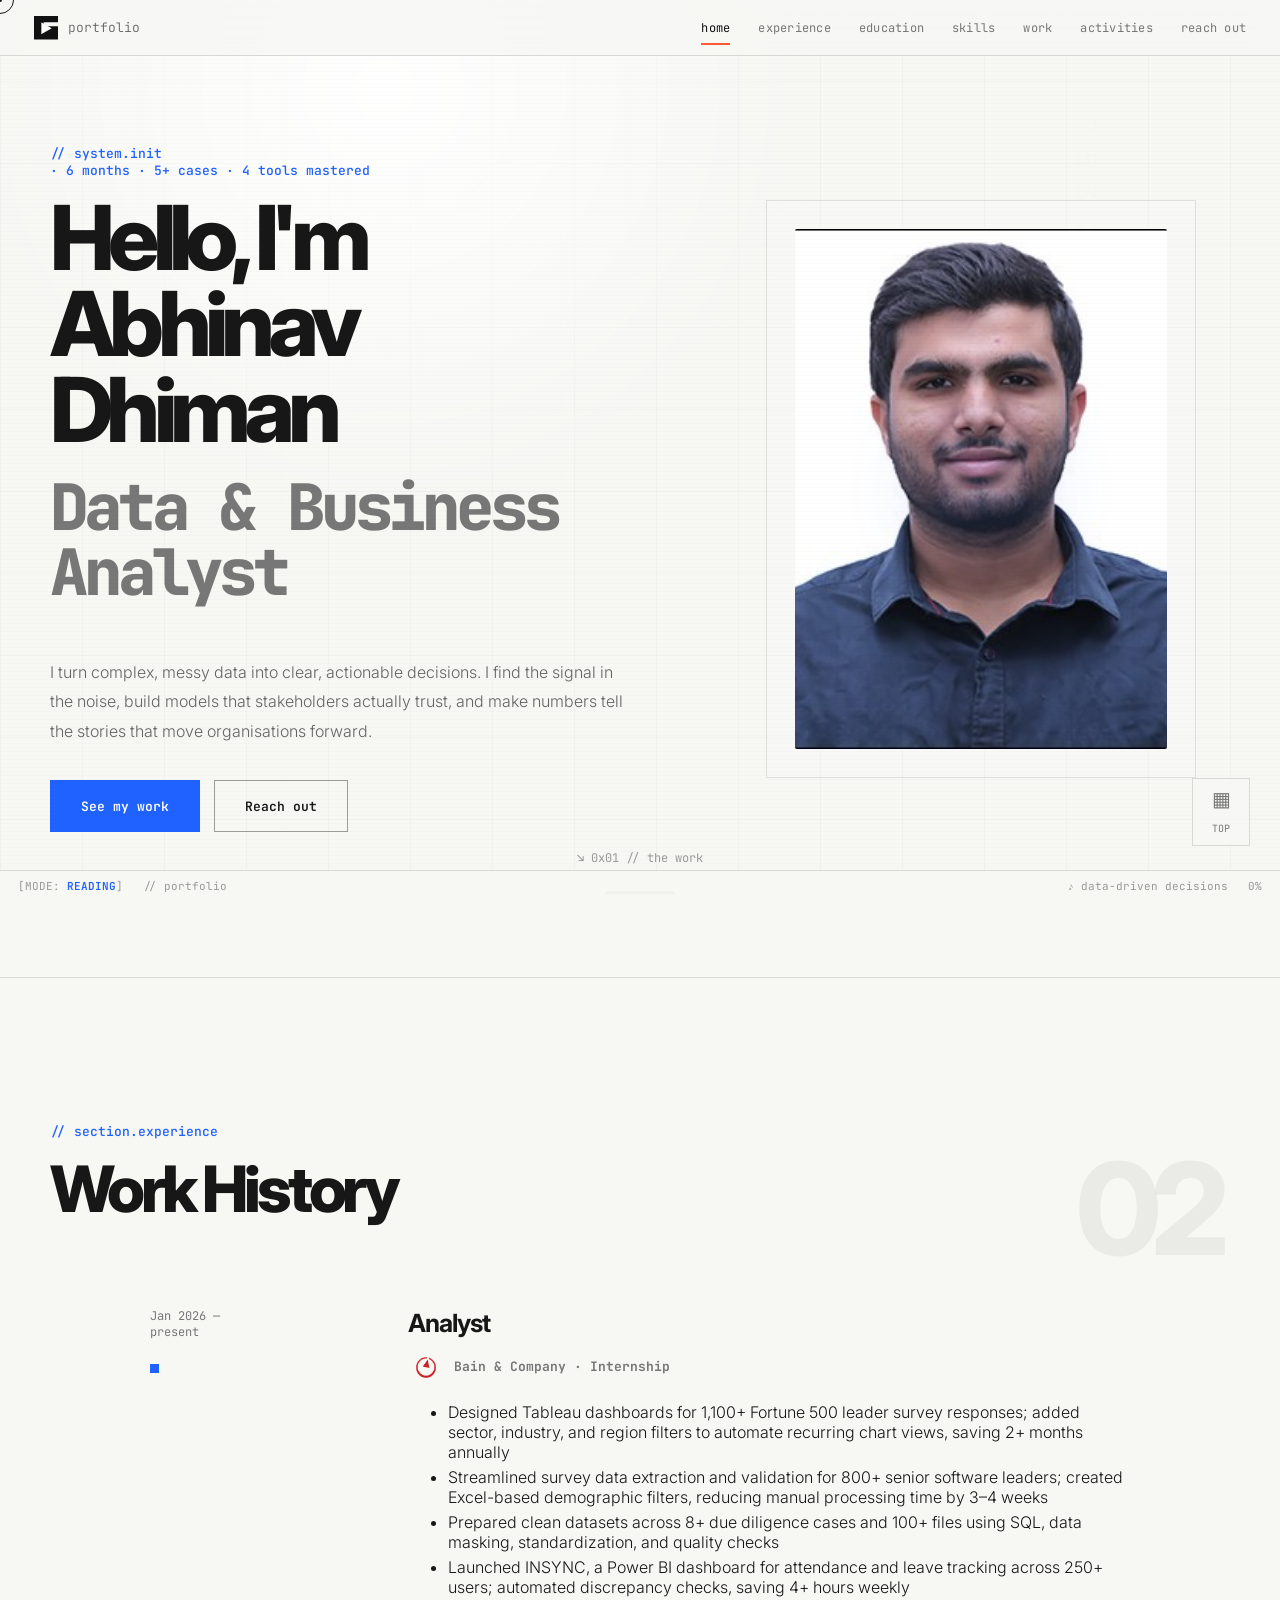
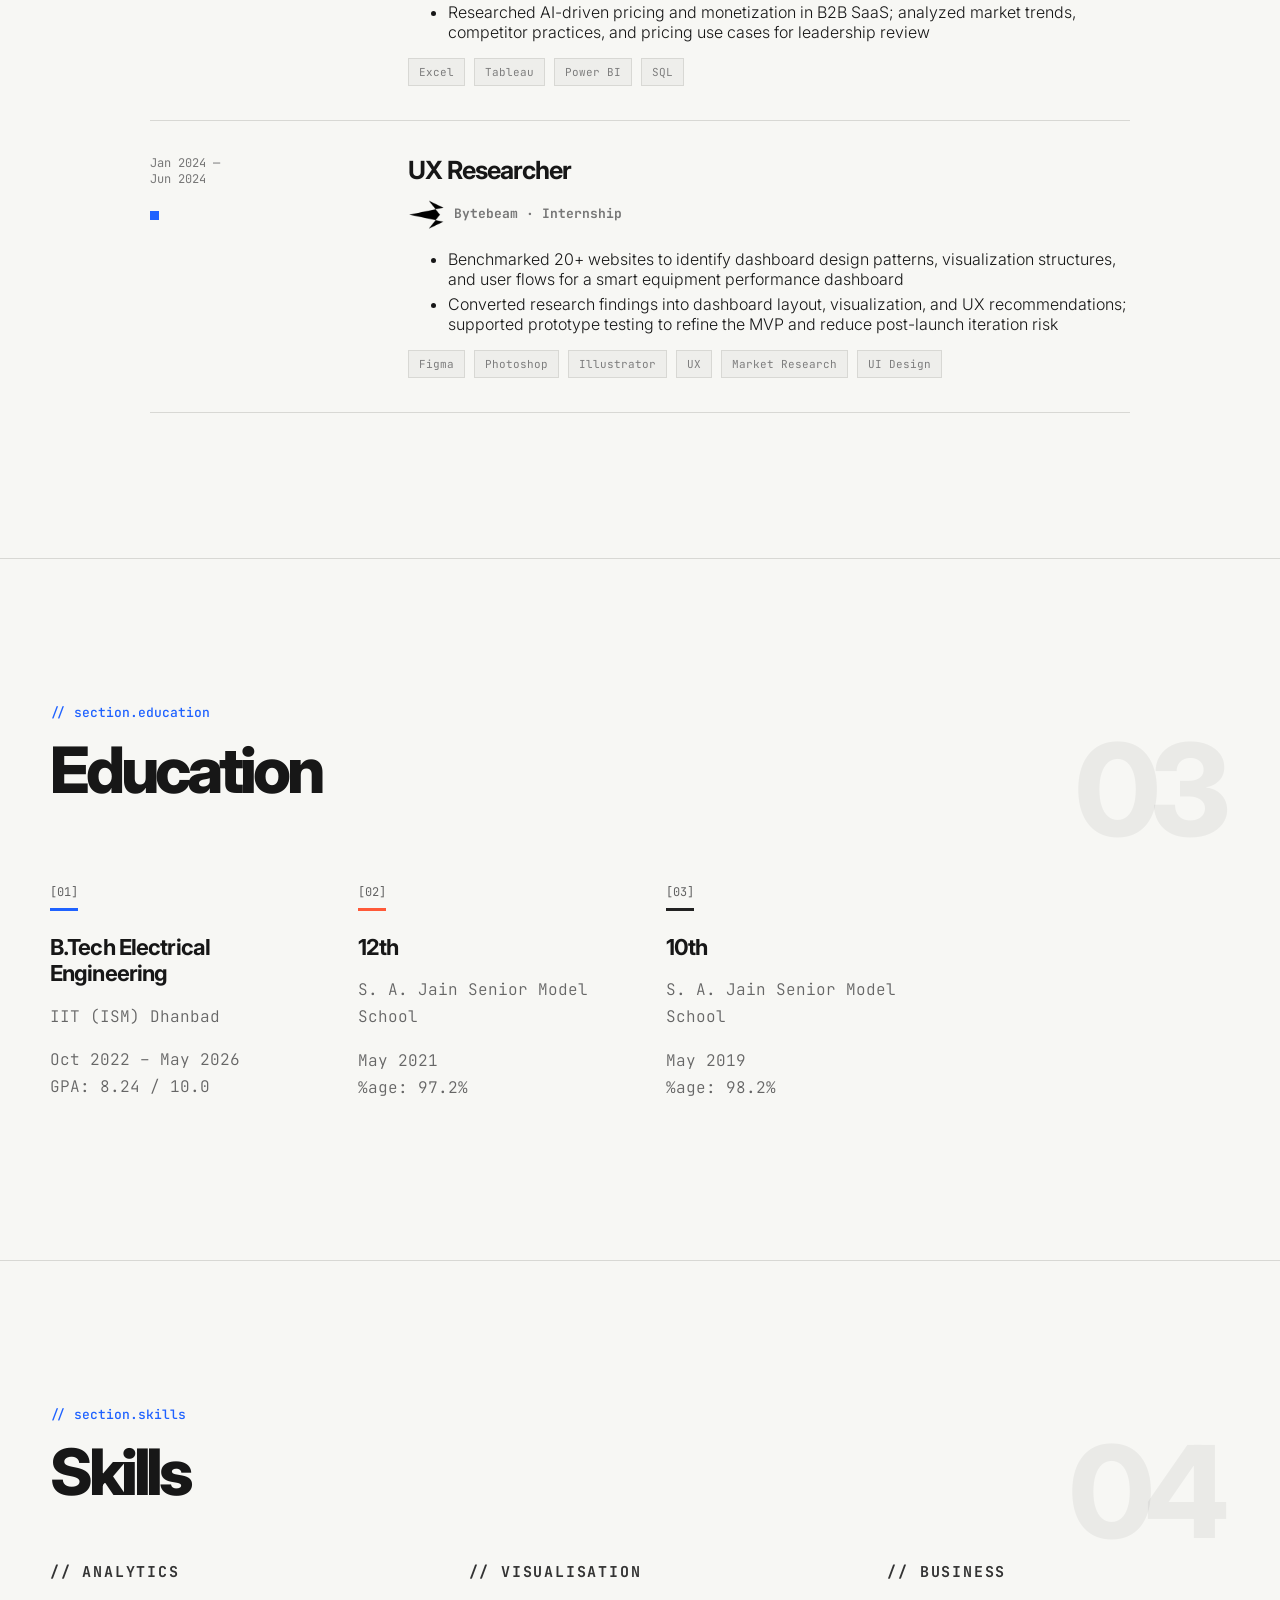
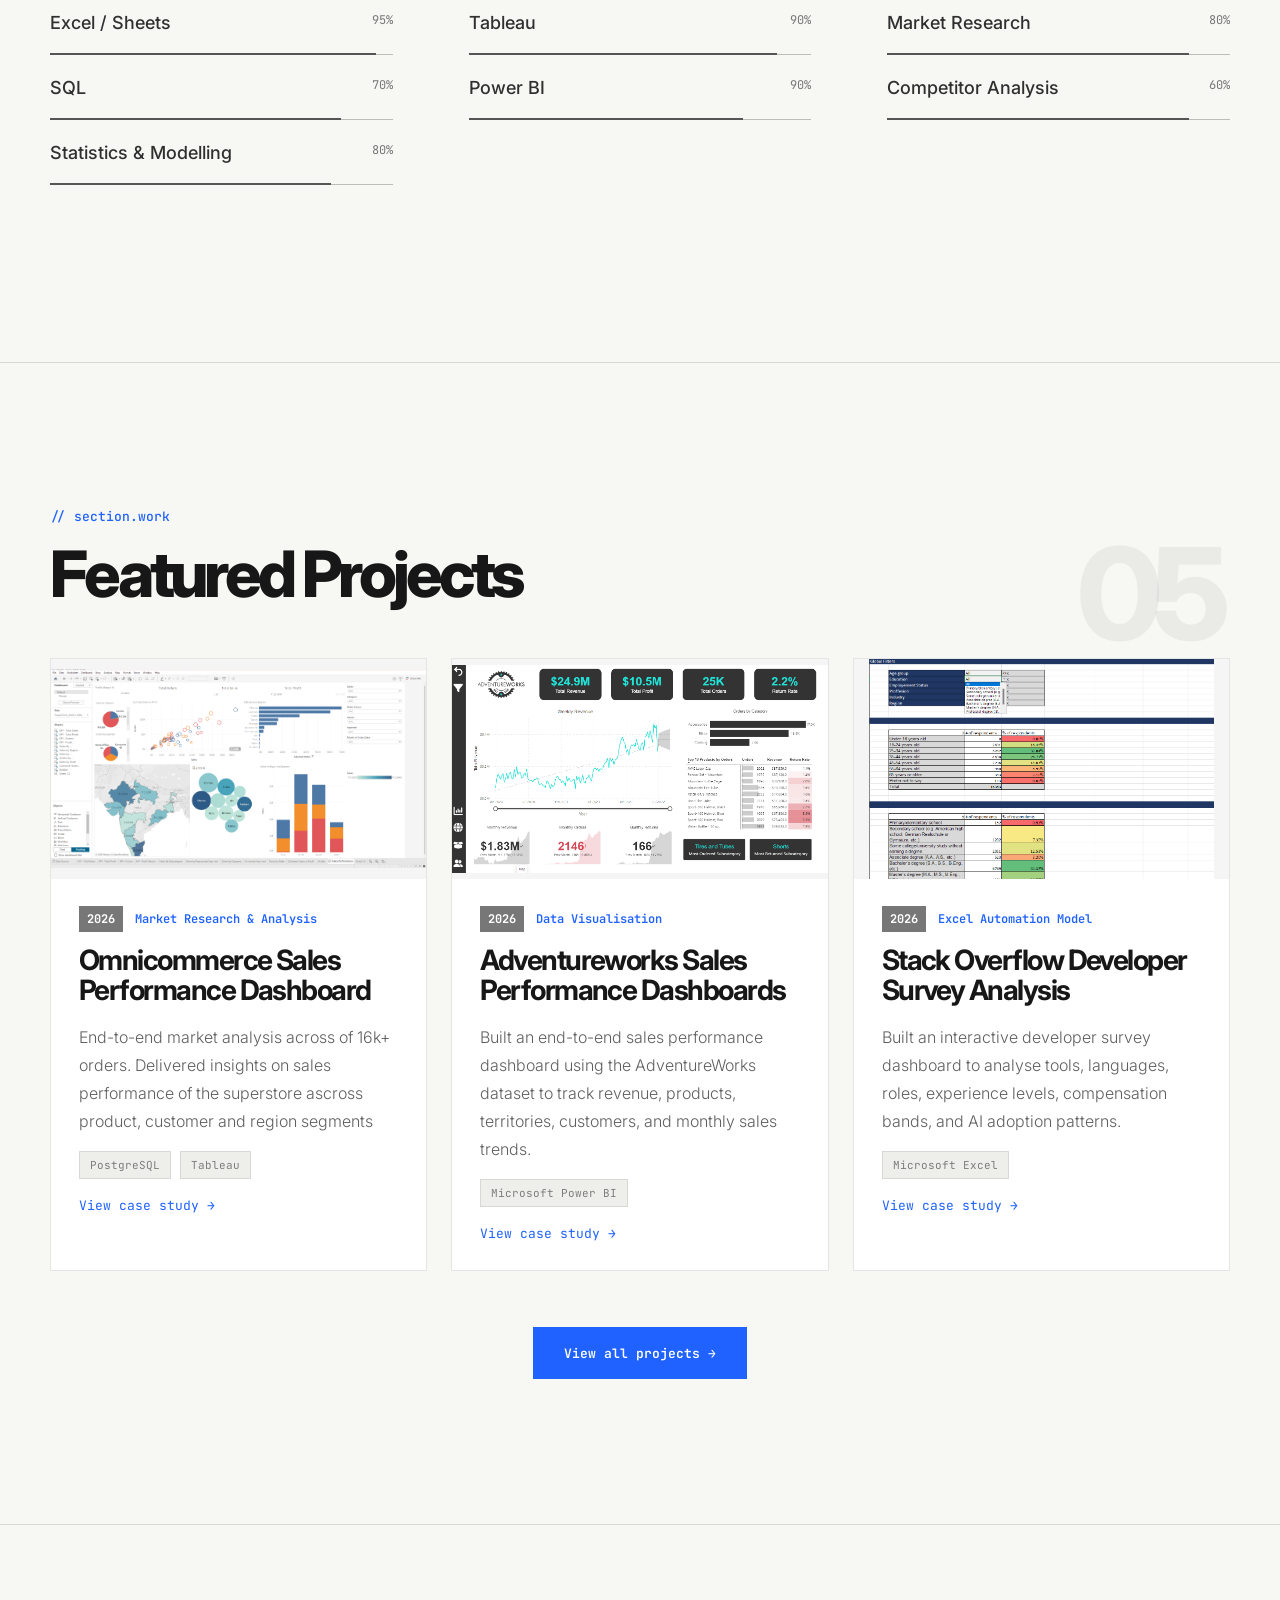
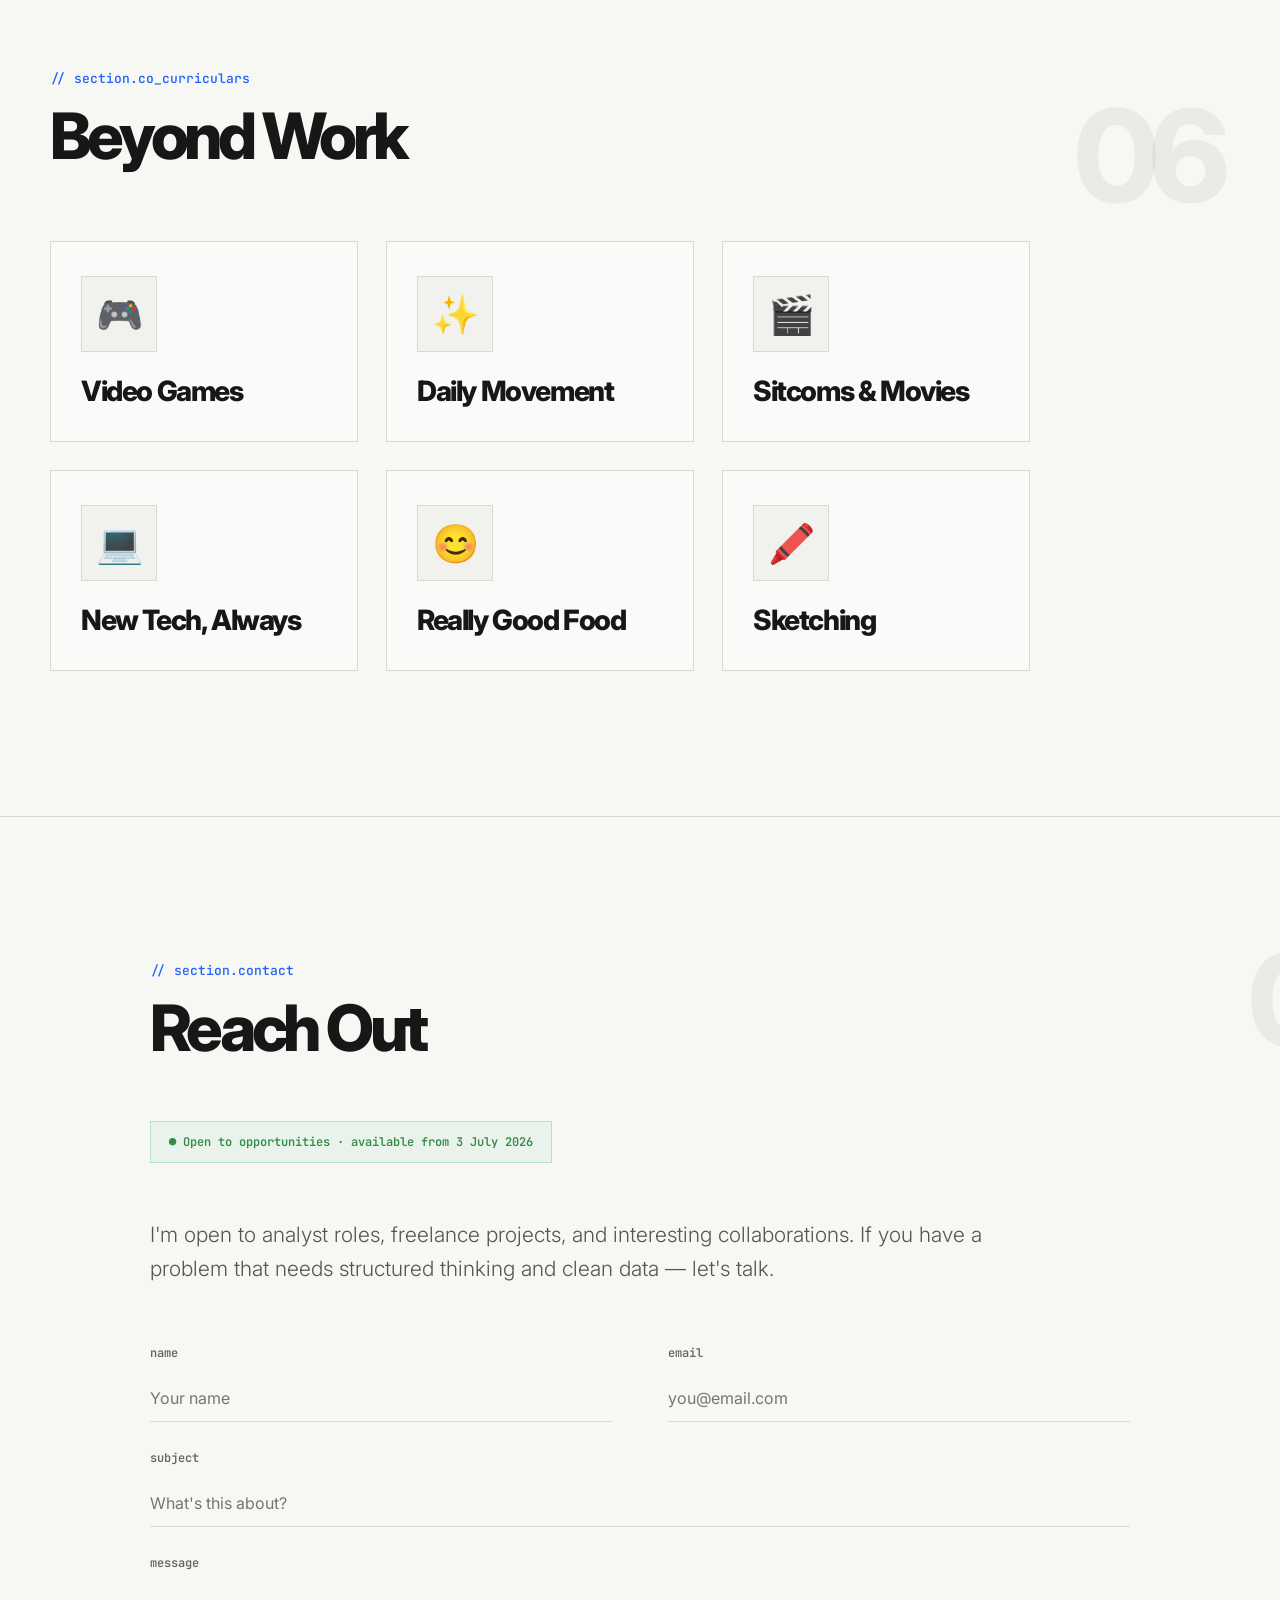
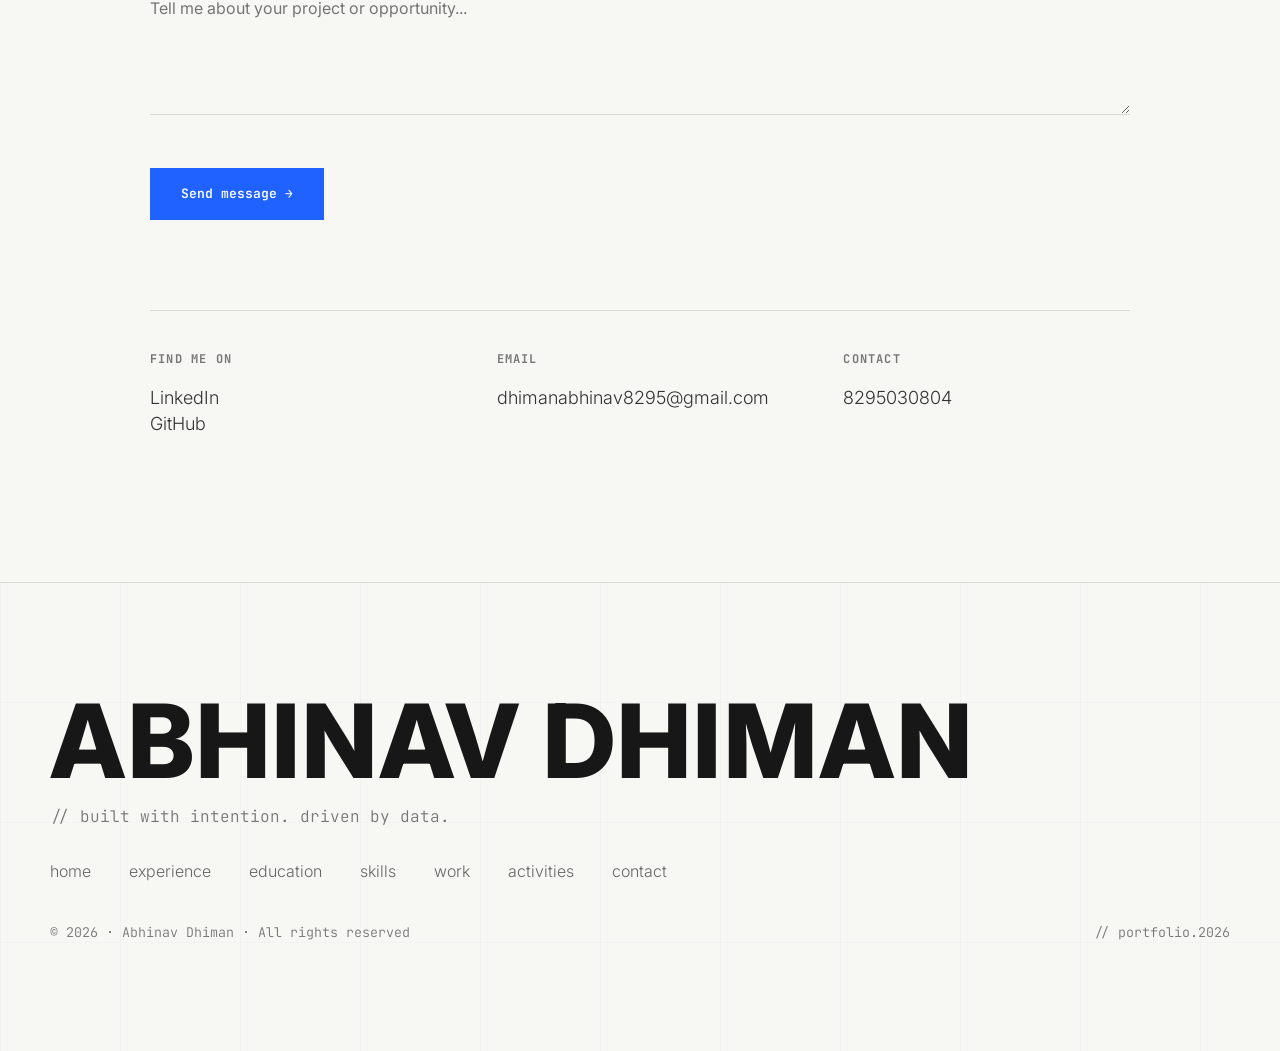
<file: index.html>
<!DOCTYPE html>
<html lang="en">
<head>
  <meta charset="UTF-8" />
  <meta name="viewport" content="width=device-width, initial-scale=1.0" />
  <title>Abhinav Dhiman — Analyst Portfolio</title>
  <link rel="preconnect" href="https://fonts.googleapis.com">
  <link rel="preconnect" href="https://fonts.gstatic.com" crossorigin>
  <link href="https://fonts.googleapis.com/css2?family=Inter:wght@300;400;500;600;700&family=JetBrains+Mono:wght@300;400;500;600&display=swap" rel="stylesheet">
  <link rel="stylesheet" href="styles.css" />
</head>
<body>
  <div class="cursor" aria-hidden="true"><span></span></div>
  <div class="scanlines" aria-hidden="true"></div>

  <header class="site-header" id="header">
    <a href="#home" class="brand" aria-label="Abhinav Dhiman home">
      <span class="brand-mark">▶</span>
      <span>portfolio</span>
    </a>
    <nav class="nav" aria-label="Primary navigation">
      <a href="#home" class="active">home</a>
      <a href="#experience">experience</a>
      <a href="#education">education</a>
      <a href="#skills">skills</a>
      <a href="#work">work</a>
      <a href="#activities">activities</a>
      <a href="#contact">reach out</a>
    </nav>
  </header>

  <main>
    <section class="hero section" id="home">
      <div class="matrix-bg" aria-hidden="true"></div>
      <div class="container hero-grid">
        <div class="hero-copy reveal">
          <p class="eyebrow">// system.init <br>· <span>6 months</span> · <span>5+ cases</span> · <span>4 tools mastered</span></p>
          <h1>Hello, I'm<br>Abhinav<br>Dhiman</h1>
          <h2>Data &amp; Business Analyst</h2>
          <p class="lead">I turn complex, messy data into clear, actionable decisions. I find the signal in the noise, build models that stakeholders actually trust, and make numbers tell the stories that move organisations forward.</p>
          <div class="hero-actions">
            <a class="btn primary" href="#work">See my work</a>
            <a class="btn ghost" href="#contact">Reach out</a>
          </div>
        </div>
        <div class="photo-frame reveal" aria-label="Profile photo placeholder">
          <div class="photo-box">
    <img src="images/abhinav.jpg" alt="Abhinav Dhiman" class="profile-photo">
</div>
        </div>
      </div>
      <a class="scroll-cue" href="#experience">↘ 0x01 // the work<span>────</span></a>
    </section>

    <section class="section experience" id="experience">
      <div class="container">
        <div class="section-head reveal">
          <span class="section-number">02</span>
          <p class="eyebrow">// section.experience</p>
          <h2>Work History</h2>
        </div>
        <div class="history-list">
          <article class="history-item reveal">
            <div class="history-date big date">Jan 2026 —<br>present<i></i></div>
            <div class="history-copy">
              <h3>Analyst</h3>
              <p class="meta company-meta"> <img src="images/bain-logo.png" alt="Bain Logo" class="company-logo">Bain & Company · Internship</p>
              <p><uL><li>Designed Tableau dashboards for 1,100+ Fortune 500 leader survey responses; added sector, industry, and region
filters to automate recurring chart views, saving 2+ months annually</li>
              <li>Streamlined survey data extraction and validation for 800+ senior software leaders; created Excel-based
demographic filters, reducing manual processing time by 3–4 weeks</li>
            <li>Prepared clean datasets across 8+ due diligence cases and 100+ files using SQL, data masking, standardization, and
quality checks</li>
          <li>Launched INSYNC, a Power BI dashboard for attendance and leave tracking across 250+ users; automated
discrepancy checks, saving 4+ hours weekly</li>
        <li>Researched AI-driven pricing and monetization in B2B SaaS; analyzed market trends, competitor practices, and
pricing use cases for leadership review</li></uL></p>
              <div class="tags"><span>Excel</span><span>Tableau</span><span>Power BI</span><span>SQL</span></div>
            </div>
          </article>

           <article class="history-item reveal">
            <div class="history-date big date">Jan 2024 —<br>Jun 2024<i></i></div>
            <div class="history-copy">
              <h3>UX Researcher</h3>
              <p class="meta company-meta"> <img src="images/bytebeam-logo.png" alt="Bytebeam Logo" class="company-logo">Bytebeam · Internship</p>
              <p><uL><li>Benchmarked 20+ websites to identify dashboard design patterns, visualization structures, and user flows for a smart
equipment performance dashboard</li>
              <li>Converted research findings into dashboard layout, visualization, and UX recommendations; supported prototype
testing to refine the MVP and reduce post-launch iteration risk</li>
            </uL></p>
              <div class="tags"><span>Figma</span><span>Photoshop</span><span>Illustrator</span><span>UX</span><span>Market Research</span><span>UI Design</span></div>
            </div>
          </article>
        </div>
      </div>
    </section>

    <section class="section education" id="education">
      <div class="container">
        <div class="section-head reveal">
          <span class="section-number">03</span>
          <p class="eyebrow">// section.education</p>
          <h2>Education</h2>
        </div>
        <div class="education-grid reveal">
          <article><small>[01]</small><h3>B.Tech Electrical Engineering</h3><p>IIT (ISM) Dhanbad</p><span>Oct 2022 – May 2026 <br>GPA: 8.24 / 10.0</span></article>
          <article><small>[02]</small><h3>12th</h3><p>S. A. Jain Senior Model School</p><span>May 2021 <br>%age: 97.2%</span></article>
          <article><small>[03]</small><h3>10th</h3><p>S. A. Jain Senior Model School</p><span>May 2019 <br>%age: 98.2%</span></article>
        </div>
      </div>
    </section>

    <section class="section skills" id="skills">
      <div class="container">
        <div class="section-head reveal">
          <span class="section-number">04</span>
          <p class="eyebrow">// section.skills</p>
          <h2>Skills</h2>
        </div>
        <div class="skills-grid reveal">
          <div class="skill-group">
            <h3>// Analytics</h3>
            <div class="skill-row" style="--w:95%"><span>Excel / Sheets</span><b>95%</b><i></i></div>
            <div class="skill-row" style="--w:85%"><span>SQL</span><b>70%</b><i></i></div>
            <div class="skill-row" style="--w:82%"><span>Statistics &amp; Modelling</span><b>80%</b><i></i></div>
          </div>
          <div class="skill-group">
            <h3>// Visualisation</h3>
            <div class="skill-row" style="--w:90%"><span>Tableau</span><b>90%</b><i></i></div>
            <div class="skill-row" style="--w:80%"><span>Power BI</span><b>90%</b><i></i></div>
          </div>
          <div class="skill-group">
            <h3>// Business</h3>
            <div class="skill-row" style="--w:88%"><span>Market Research</span><b>80%</b><i></i></div>
            <div class="skill-row" style="--w:88%"><span>Competitor Analysis</span><b>60%</b><i></i></div>
          </div>
        </div>
      </div>
    </section>

    <section class="section projects" id="work">
      <div class="container">
        <div class="section-head reveal">
          <span class="section-number">05</span>
          <p class="eyebrow">// section.work</p>
          <h2>Featured Projects</h2>
        </div>
        <div class="project-grid">
          <article class="project-card reveal">
            <div class="visual"><img src="images/omnicommerce-exec.png"></div>
            <div class="project-info">
              <span class="year">2026</span><span class="role">Market Research & Analysis</span>
              <h3>Omnicommerce Sales Performance Dashboard</h3>
              <p>End-to-end market analysis across of 16k+ orders. Delivered insights on sales performance of the superstore ascross product, customer and region segments</p>
              <div class="tags"><span>PostgreSQL</span><span>Tableau</span></div>
              <a href="omnicommerce.html">View case study →</a>
            </div>
          </article>
          <article class="project-card reveal">
            <div class="visual"><img src="images/adventureworks-exec-dashboard.png"></div>
            <div class="project-info">
              <span class="year">2026</span><span class="role">Data Visualisation</span>
              <h3>Adventureworks Sales Performance Dashboards</h3>
              <p>Built an end-to-end sales performance dashboard using the AdventureWorks dataset to track revenue, products, territories, customers, and monthly sales trends.</p>
              <div class="tags"><span>Microsoft Power BI</span></div>
              <a href="adventureworks.html">View case study →</a>
            </div>
          </article>
          <article class="project-card reveal">
            <div class="visual"><img src="images/excel-model.png"></div>
            <div class="project-info">
              <span class="year">2026</span><span class="role">Excel Automation Model</span>
              <h3>Stack Overflow Developer Survey Analysis</h3>
              <p>Built an interactive developer survey dashboard to analyse tools, languages, roles, experience levels, compensation bands, and AI adoption patterns.</p>
              <div class="tags"><span>Microsoft Excel</span></div>
              <a href="stackoverflow.html">View case study →</a>
            </div>
          </article>
          
        </div>
        <div class="center reveal"><a class="btn primary" href="projects.html">View all projects →</a></div>
      </div>
    </section>

<section class="section beyond" id="activities">
  <div class="container">
    <div class="section-head reveal">
      <span class="section-number">06</span>
      <p class="eyebrow">// section.co_curriculars</p>
      <h2>Beyond Work</h2>
    </div>
<div class="activity-grid-v2 reveal">
  <article class="activity-card-v2">
    <span class="activity-icon-v2">🎮</span>
    <h3>Video Games</h3>
  </article>

  <article class="activity-card-v2">
    <span class="activity-icon-v2">✨</span>
    <h3>Daily Movement</h3>
  </article>

  <article class="activity-card-v2">
    <span class="activity-icon-v2">🎬</span>
    <h3>Sitcoms &amp; Movies</h3>
  </article>

  <article class="activity-card-v2">
    <span class="activity-icon-v2">💻</span>
    <h3>New Tech, Always</h3>
  </article>

  <article class="activity-card-v2">
    <span class="activity-icon-v2">😊</span>
    <h3>Really Good Food</h3>
  </article>

  <article class="activity-card-v2">
    <span class="activity-icon-v2">🖍️</span>
    <h3>Sketching</h3>
  </article>
</div>
  </div>
</section>

    <section class="section contact" id="contact">
      <div class="container contact-layout">
        <span class="section-number">07</span>
        <div class="reveal">
          <p class="eyebrow">// section.contact</p>
          <h2>Reach Out</h2>
          <div class="availability">● Open to opportunities · available from 3 July 2026</div>
          <p class="contact-lead">I'm open to analyst roles, freelance projects, and interesting collaborations. If you have a problem that needs structured thinking and clean data — let's talk.</p>
        </div>
        <form class="contact-form reveal" id="contactForm" action="https://formsubmit.co/dhimanabhinav8295@gmail.com" method="POST" autocomplete="on">
          <input type="hidden" name="_subject" value="New portfolio contact request">
          <input type="hidden" name="_captcha" value="false">
          <input type="hidden" name="_template" value="table">
          <label>name<input type="text" name="name" autocomplete="name" placeholder="Your name" required></label>
          <label>email<input type="email" name="email" autocomplete="email" placeholder="you@email.com" required></label>
          <label class="wide">subject<input type="text" name="subject" autocomplete="off" placeholder="What's this about?" required></label>
          <label class="wide">message<textarea name="message" autocomplete="off" placeholder="Tell me about your project or opportunity..." required></textarea></label>
          <button class="btn primary" type="submit">Send message →</button>
        </form>
        <div class="contact-meta reveal">
          <div>
            <strong>FIND ME ON</strong>
            <a class="contact-link" href="https://www.linkedin.com/in/dhiman-abhinav/" target="_blank" rel="noopener noreferrer">LinkedIn</a>
            <a class="contact-link" href="https://github.com/dhimanabhinav69" target="_blank" rel="noopener noreferrer">GitHub</a>
          </div>
          <div>
            <strong>EMAIL</strong>
            <a class="contact-link" href="mailto:dhimanabhinav8295@gmail.com">dhimanabhinav8295@gmail.com</a>
          </div>
          <div>
            <strong>CONTACT</strong>
            <a class="contact-link" href="tel:+918295030804">8295030804</a>
          </div>
        </div>
      </div>
    </section>
  </main>

  <footer class="footer" id="footer">
    <div class="footer-bg" aria-hidden="true"></div>
    <div class="footer-inner">
      <h2>ABHINAV DHIMAN</h2>
      <p>// built with intention. driven by data.</p>
      <nav class="footer-nav" aria-label="Footer navigation">
        <a href="#home">home</a>
        <a href="#experience">experience</a>
        <a href="#education">education</a>
        <a href="#skills">skills</a>
        <a href="#work">work</a>
        <a href="#activities">activities</a>
        <a href="#contact">contact</a>
      </nav>
      <small><span>© 2026 · Abhinav Dhiman · All rights reserved</span><em>// portfolio.2026</em></small>
    </div>
  </footer>

  <button class="top-btn" onclick="window.scrollTo({top:0,behavior:'smooth'})" aria-label="Back to top">▦<br><span>TOP</span></button>
  <div class="statusbar"><span>[MODE: <b>READING</b>]</span><span>// portfolio</span><span>♪ data-driven decisions</span><span id="progress">0%</span></div>
  <script src="script.js"></script>
</body>
</html>
</file>
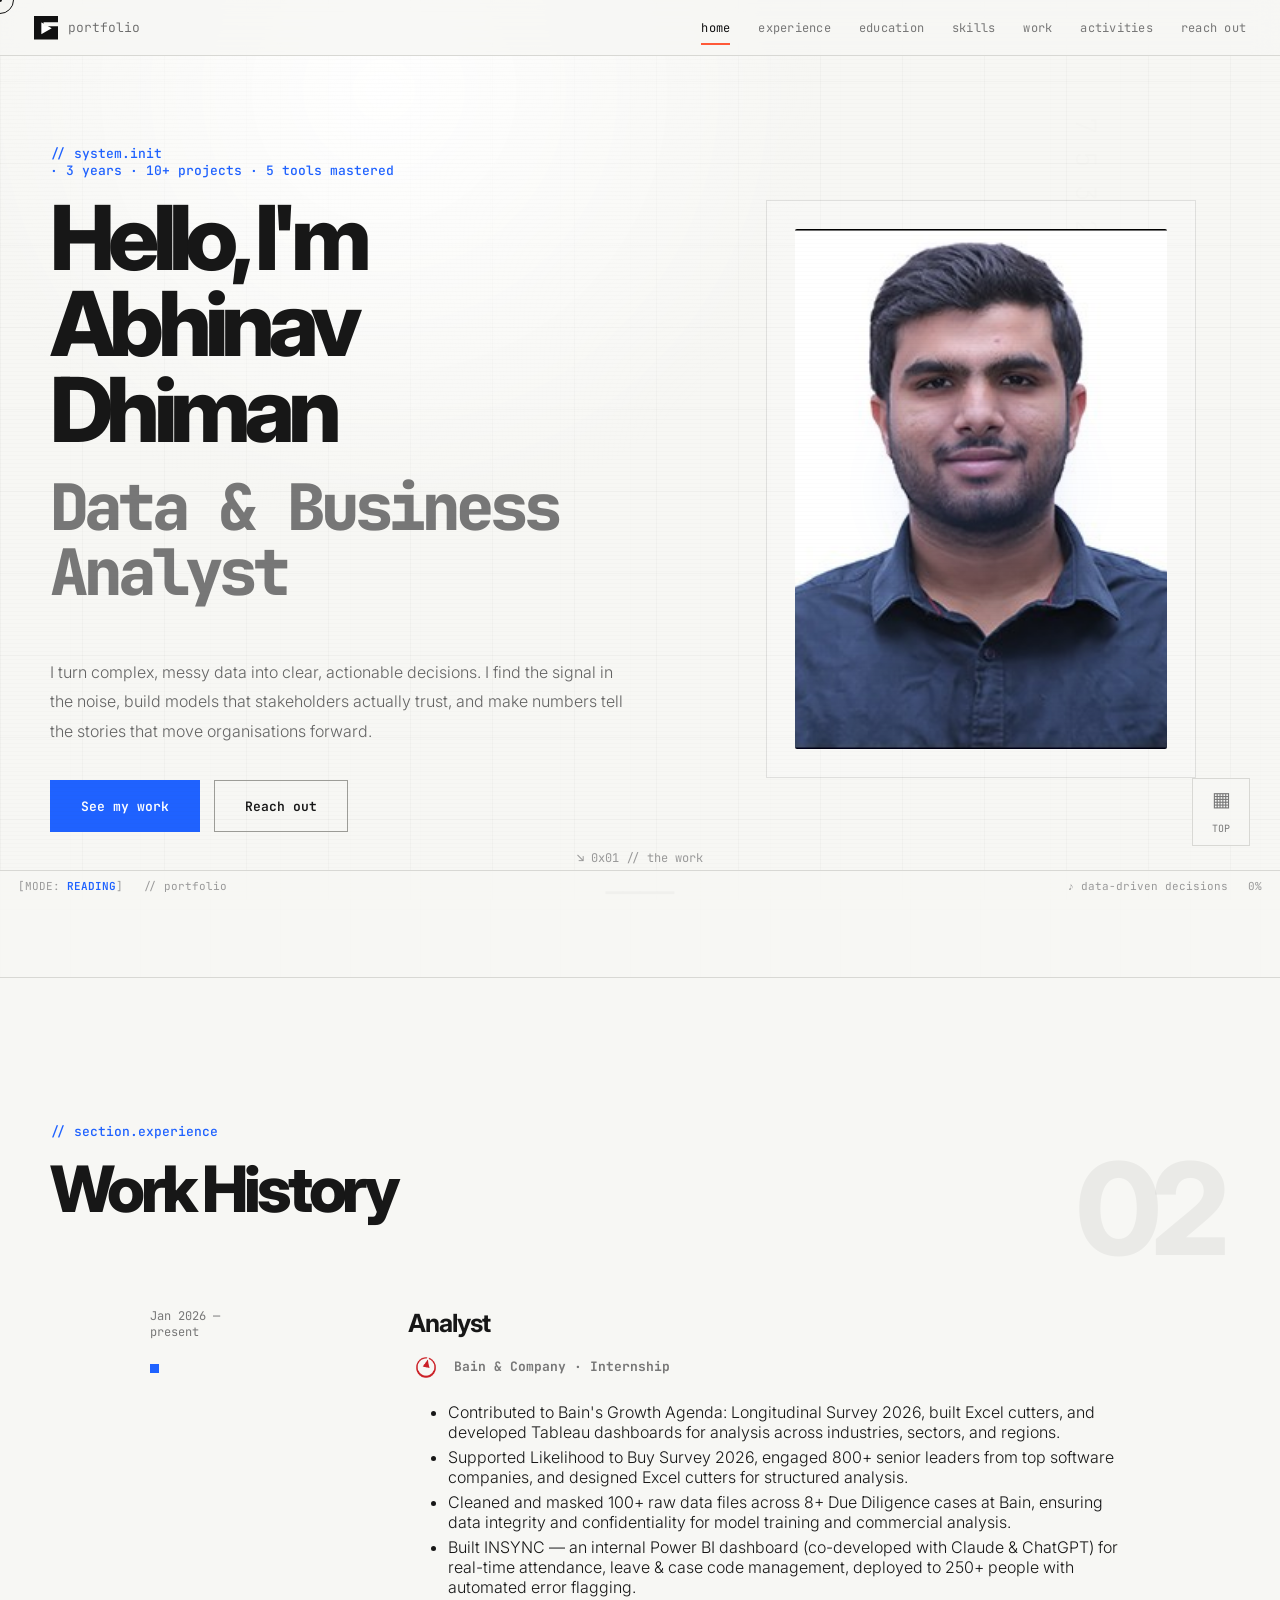
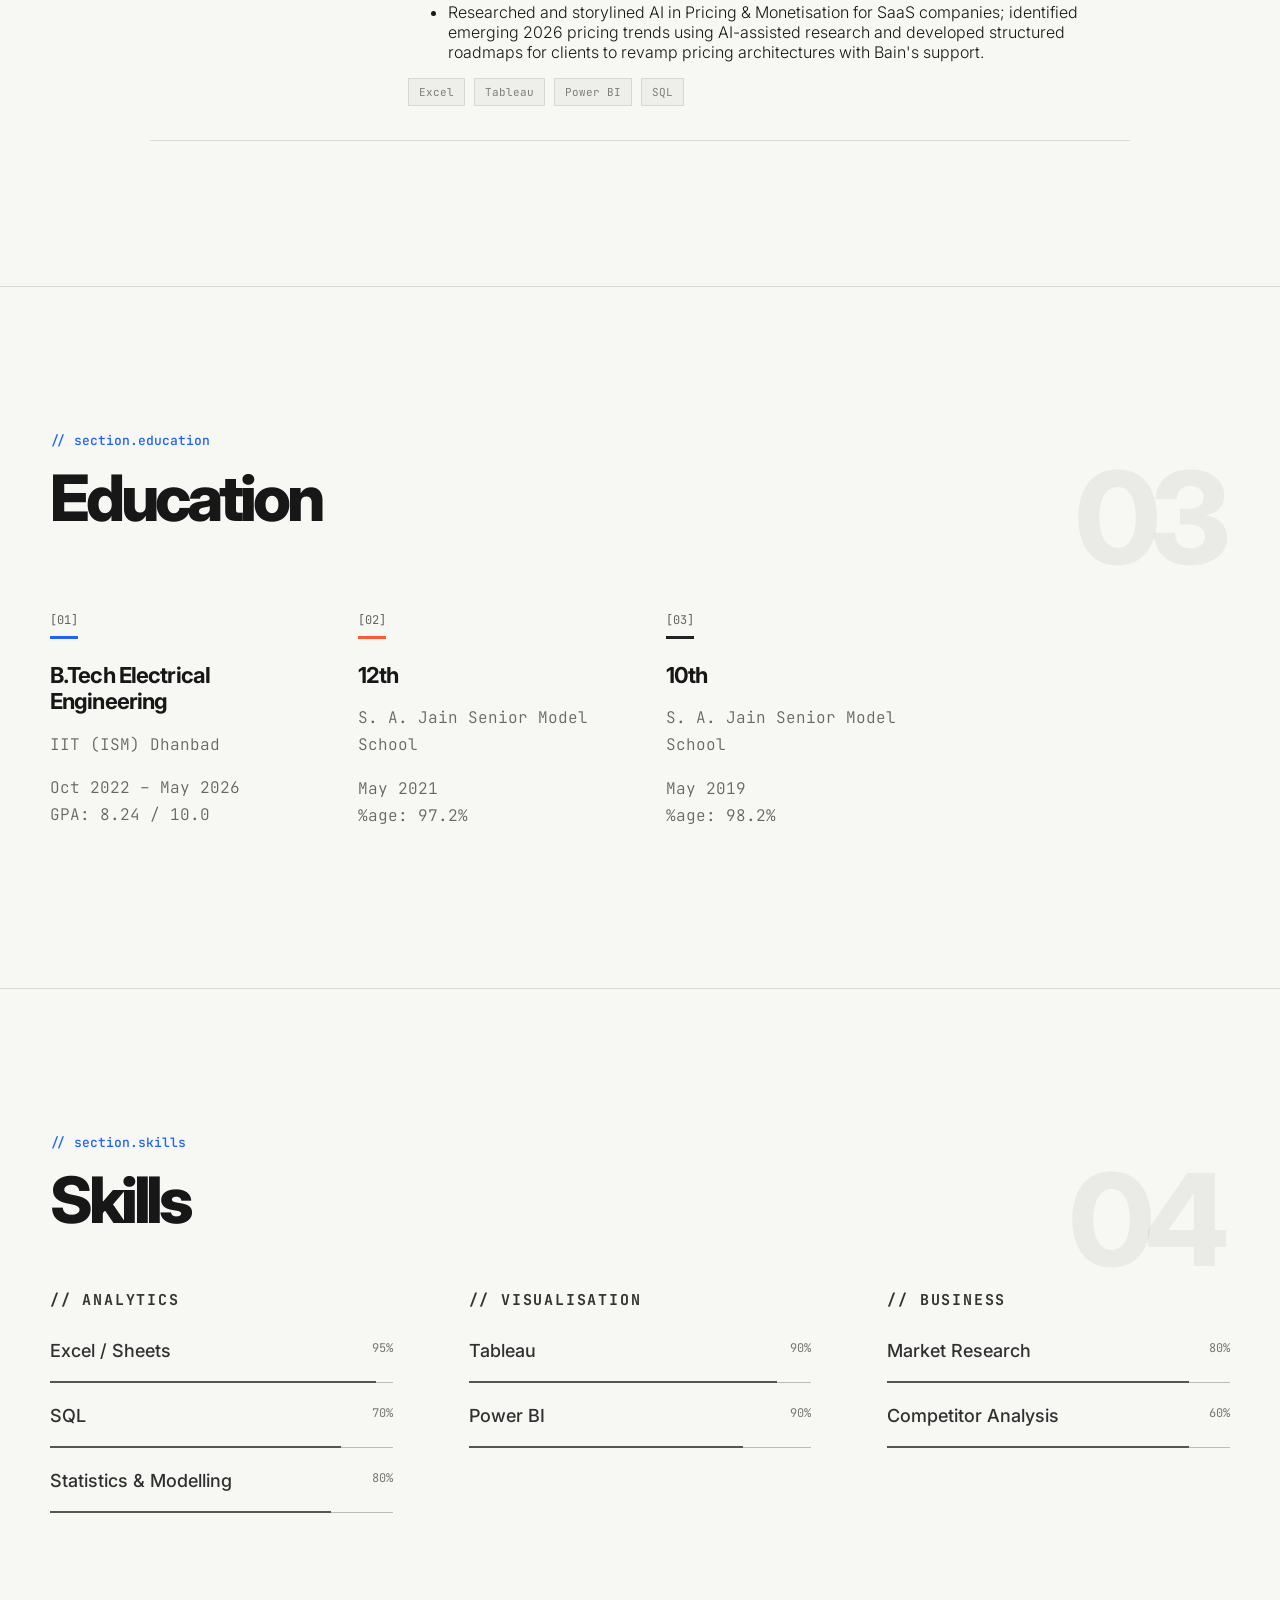
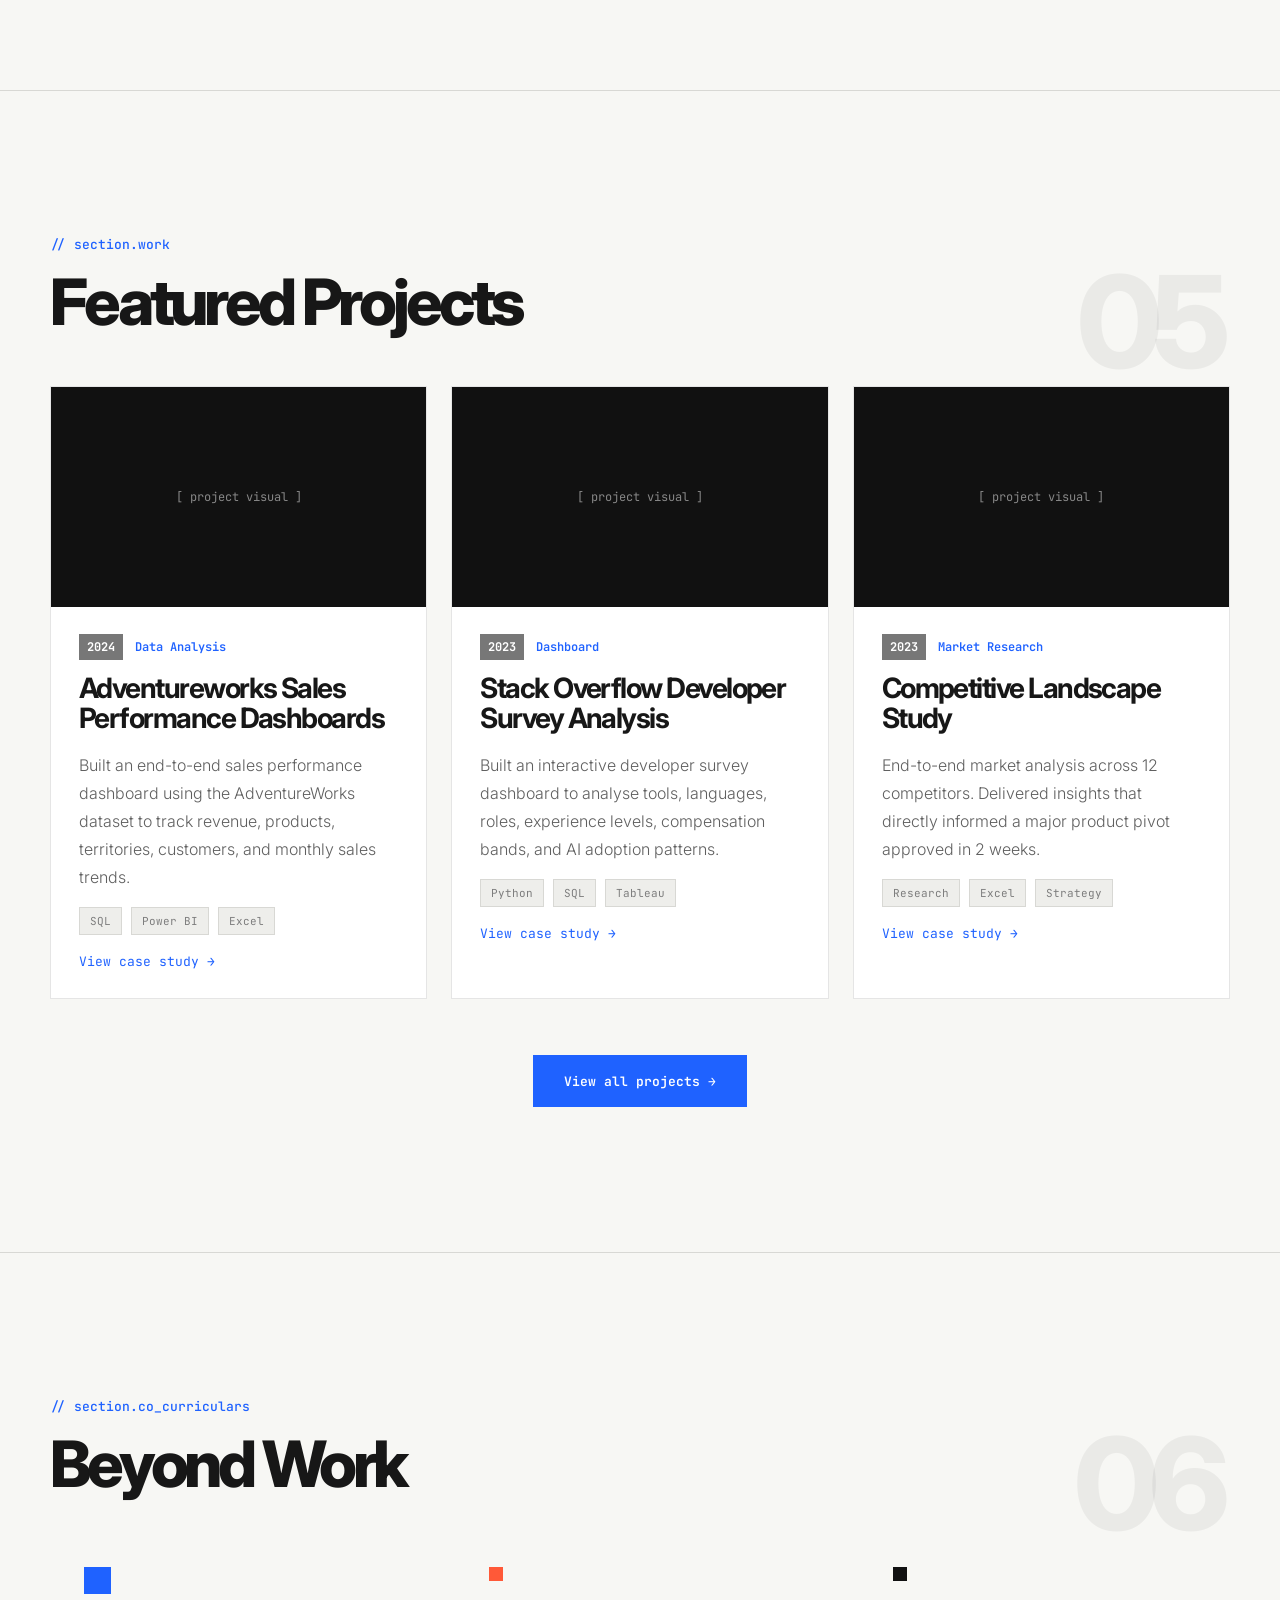
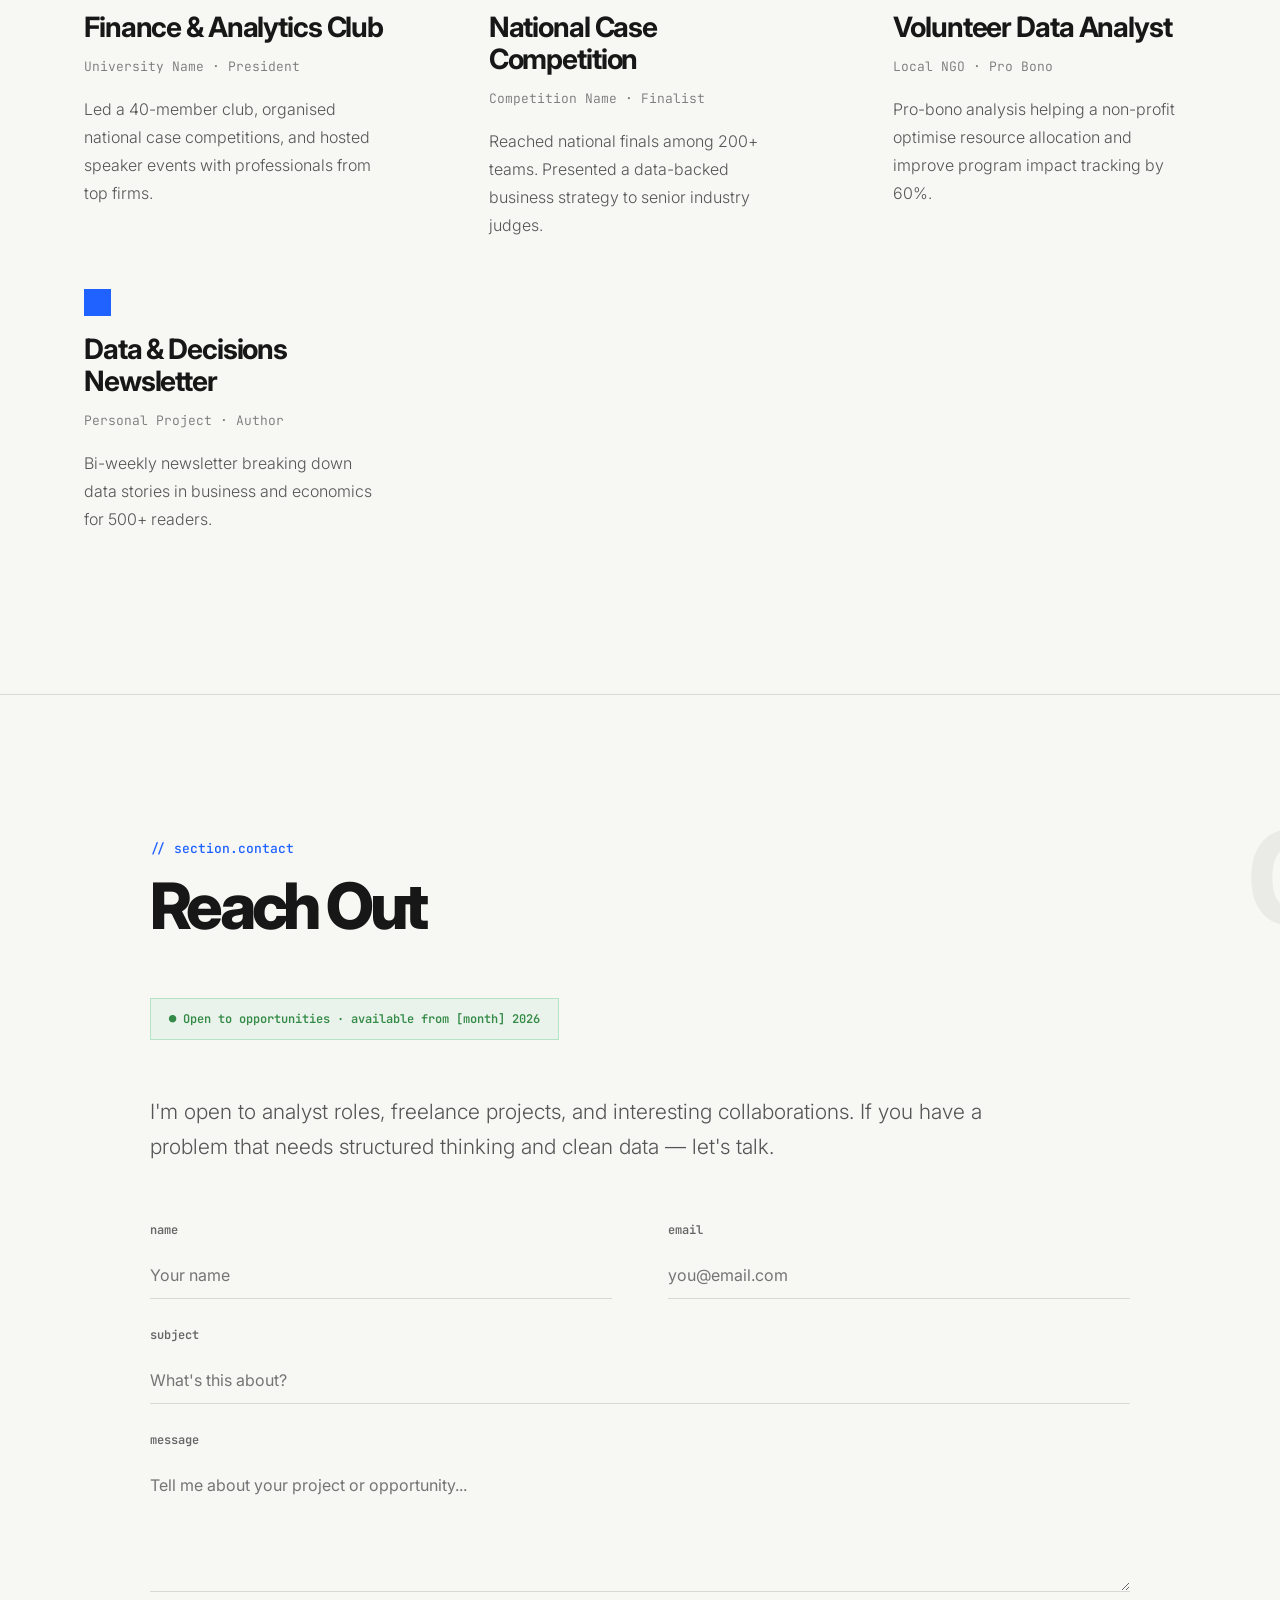
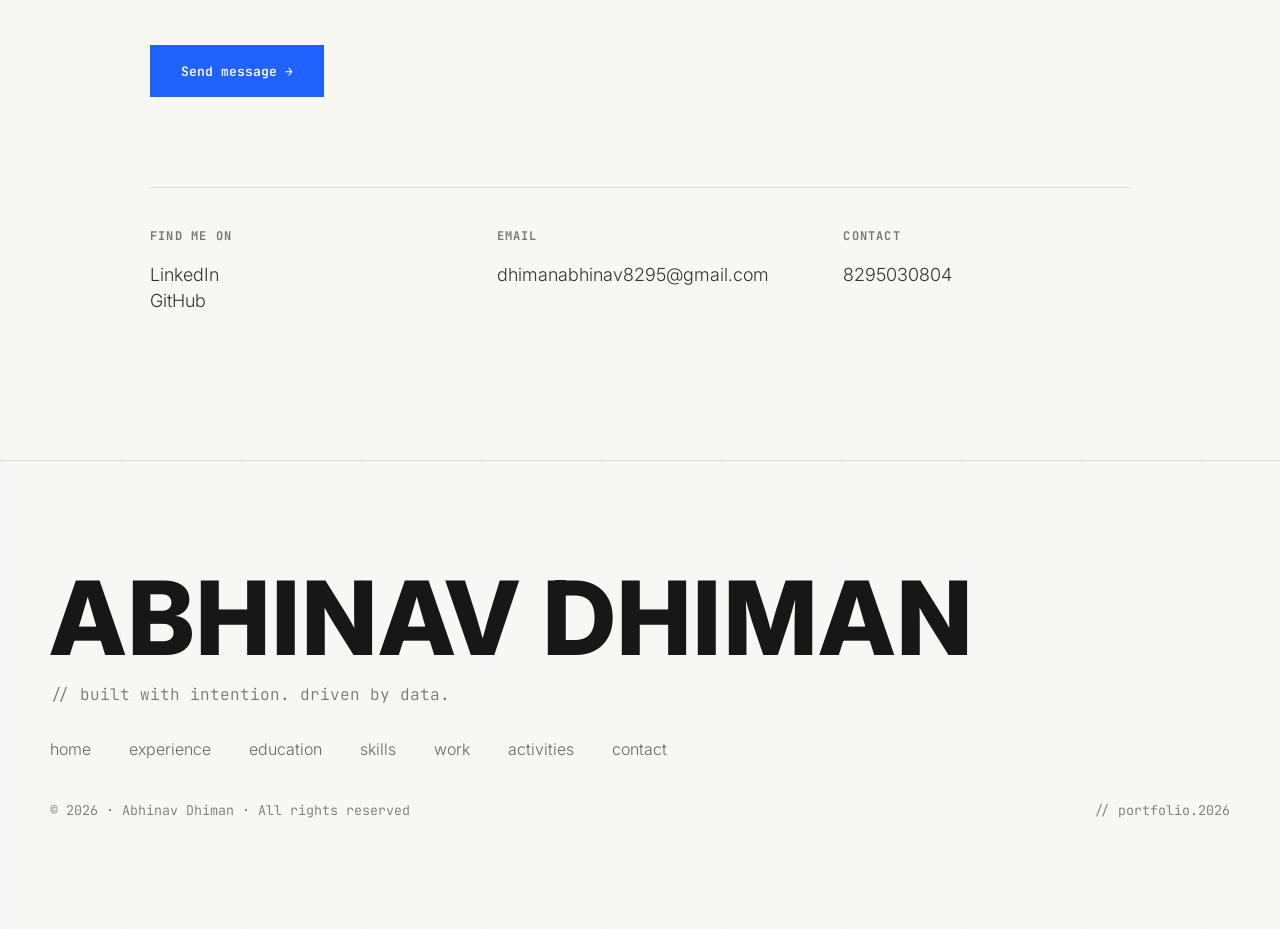
<file: index(6).html>
<!DOCTYPE html>
<html lang="en">
<head>
  <meta charset="UTF-8" />
  <meta name="viewport" content="width=device-width, initial-scale=1.0" />
  <title>Abhinav Dhiman — Analyst Portfolio</title>
  <link rel="preconnect" href="https://fonts.googleapis.com">
  <link rel="preconnect" href="https://fonts.gstatic.com" crossorigin>
  <link href="https://fonts.googleapis.com/css2?family=Inter:wght@300;400;500;600;700&family=JetBrains+Mono:wght@300;400;500;600&display=swap" rel="stylesheet">
  <link rel="stylesheet" href="styles.css" />
</head>
<body>
  <div class="cursor" aria-hidden="true"><span></span></div>
  <div class="scanlines" aria-hidden="true"></div>

  <header class="site-header" id="header">
    <a href="#home" class="brand" aria-label="Abhinav Dhiman home">
      <span class="brand-mark">▶</span>
      <span>portfolio</span>
    </a>
    <nav class="nav" aria-label="Primary navigation">
      <a href="#home" class="active">home</a>
      <a href="#experience">experience</a>
      <a href="#education">education</a>
      <a href="#skills">skills</a>
      <a href="#work">work</a>
      <a href="#activities">activities</a>
      <a href="#contact">reach out</a>
    </nav>
  </header>

  <main>
    <section class="hero section" id="home">
      <div class="matrix-bg" aria-hidden="true"></div>
      <div class="container hero-grid">
        <div class="hero-copy reveal">
          <p class="eyebrow">// system.init <br>· <span>3 years</span> · <span>10+ projects</span> · <span>5 tools mastered</span></p>
          <h1>Hello, I'm<br>Abhinav<br>Dhiman</h1>
          <h2>Data &amp; Business Analyst</h2>
          <p class="lead">I turn complex, messy data into clear, actionable decisions. I find the signal in the noise, build models that stakeholders actually trust, and make numbers tell the stories that move organisations forward.</p>
          <div class="hero-actions">
            <a class="btn primary" href="#work">See my work</a>
            <a class="btn ghost" href="#contact">Reach out</a>
          </div>
        </div>
        <div class="photo-frame reveal" aria-label="Profile photo placeholder">
          <div class="photo-box">
    <img src="images/abhinav.jpg" alt="Abhinav Dhiman" class="profile-photo">
</div>
        </div>
      </div>
      <a class="scroll-cue" href="#experience">↘ 0x01 // the work<span>────</span></a>
    </section>

    <section class="section experience" id="experience">
      <div class="container">
        <div class="section-head reveal">
          <span class="section-number">02</span>
          <p class="eyebrow">// section.experience</p>
          <h2>Work History</h2>
        </div>
        <div class="history-list">
          <article class="history-item reveal">
            <div class="history-date big date">Jan 2026 —<br>present<i></i></div>
            <div class="history-copy">
              <h3>Analyst</h3>
              <p class="meta company-meta"> <img src="images/bain-logo.png" alt="Bain Logo" class="company-logo">Bain & Company · Internship</p>
              <p><uL><li>Contributed to Bain's Growth Agenda: Longitudinal Survey 2026, built Excel cutters, and developed Tableau dashboards for analysis across industries, sectors, and regions.</li>
              <li>Supported Likelihood to Buy Survey 2026, engaged 800+ senior leaders from top software companies, and designed Excel cutters for structured analysis.</li>
            <li>Cleaned and masked 100+ raw data files across 8+ Due Diligence cases at Bain, ensuring data integrity and confidentiality for model training and commercial analysis.</li>
          <li>Built INSYNC — an internal Power BI dashboard (co-developed with Claude & ChatGPT) for real-time attendance, leave & case code management, deployed to 250+ people with automated error flagging.</li>
        <li>Researched and storylined AI in Pricing & Monetisation for SaaS companies; identified emerging 2026 pricing trends using AI-assisted research and developed structured roadmaps for clients to revamp pricing architectures with Bain's support.</li></uL></p>
              <div class="tags"><span>Excel</span><span>Tableau</span><span>Power BI</span><span>SQL</span></div>
            </div>
          </article>
        </div>
      </div>
    </section>

    <section class="section education" id="education">
      <div class="container">
        <div class="section-head reveal">
          <span class="section-number">03</span>
          <p class="eyebrow">// section.education</p>
          <h2>Education</h2>
        </div>
        <div class="education-grid reveal">
          <article><small>[01]</small><h3>B.Tech Electrical Engineering</h3><p>IIT (ISM) Dhanbad</p><span>Oct 2022 – May 2026 <br>GPA: 8.24 / 10.0</span></article>
          <article><small>[02]</small><h3>12th</h3><p>S. A. Jain Senior Model School</p><span>May 2021 <br>%age: 97.2%</span></article>
          <article><small>[03]</small><h3>10th</h3><p>S. A. Jain Senior Model School</p><span>May 2019 <br>%age: 98.2%</span></article>
        </div>
      </div>
    </section>

    <section class="section skills" id="skills">
      <div class="container">
        <div class="section-head reveal">
          <span class="section-number">04</span>
          <p class="eyebrow">// section.skills</p>
          <h2>Skills</h2>
        </div>
        <div class="skills-grid reveal">
          <div class="skill-group">
            <h3>// Analytics</h3>
            <div class="skill-row" style="--w:95%"><span>Excel / Sheets</span><b>95%</b><i></i></div>
            <div class="skill-row" style="--w:85%"><span>SQL</span><b>70%</b><i></i></div>
            <div class="skill-row" style="--w:82%"><span>Statistics &amp; Modelling</span><b>80%</b><i></i></div>
          </div>
          <div class="skill-group">
            <h3>// Visualisation</h3>
            <div class="skill-row" style="--w:90%"><span>Tableau</span><b>90%</b><i></i></div>
            <div class="skill-row" style="--w:80%"><span>Power BI</span><b>90%</b><i></i></div>
          </div>
          <div class="skill-group">
            <h3>// Business</h3>
            <div class="skill-row" style="--w:88%"><span>Market Research</span><b>80%</b><i></i></div>
            <div class="skill-row" style="--w:88%"><span>Competitor Analysis</span><b>60%</b><i></i></div>
          </div>
        </div>
      </div>
    </section>

    <section class="section projects" id="work">
      <div class="container">
        <div class="section-head reveal">
          <span class="section-number">05</span>
          <p class="eyebrow">// section.work</p>
          <h2>Featured Projects</h2>
        </div>
        <div class="project-grid">
          <article class="project-card reveal">
            <div class="visual">[ project visual ]</div>
            <div class="project-info">
              <span class="year">2024</span><span class="role">Data Analysis</span>
              <h3>Adventureworks Sales Performance Dashboards</h3>
              <p>Built an end-to-end sales performance dashboard using the AdventureWorks dataset to track revenue, products, territories, customers, and monthly sales trends.</p>
              <div class="tags"><span>SQL</span><span>Power BI</span><span>Excel</span></div>
              <a href="adventureworks.html">View case study →</a>
            </div>
          </article>
          <article class="project-card reveal">
            <div class="visual">[ project visual ]</div>
            <div class="project-info">
              <span class="year">2023</span><span class="role">Dashboard</span>
              <h3>Stack Overflow Developer Survey Analysis</h3>
              <p>Built an interactive developer survey dashboard to analyse tools, languages, roles, experience levels, compensation bands, and AI adoption patterns.</p>
              <div class="tags"><span>Python</span><span>SQL</span><span>Tableau</span></div>
              <a href="stackoverflow.html">View case study →</a>
            </div>
          </article>
          <article class="project-card reveal">
            <div class="visual">[ project visual ]</div>
            <div class="project-info">
              <span class="year">2023</span><span class="role">Market Research</span>
              <h3>Competitive Landscape Study</h3>
              <p>End-to-end market analysis across 12 competitors. Delivered insights that directly informed a major product pivot approved in 2 weeks.</p>
              <div class="tags"><span>Research</span><span>Excel</span><span>Strategy</span></div>
              <a href="#contact">View case study →</a>
            </div>
          </article>
        </div>
        <div class="center reveal"><a class="btn primary" href="projects.html">View all projects →</a></div>
      </div>
    </section>

    <section class="section beyond" id="activities">
      <div class="container">
        <div class="section-head reveal">
          <span class="section-number">06</span>
          <p class="eyebrow">// section.co_curriculars</p>
          <h2>Beyond Work</h2>
        </div>
        <div class="beyond-grid reveal">
          <article><i class="blue"></i><h3>Finance &amp; Analytics Club</h3><p class="meta">University Name · President</p><p>Led a 40-member club, organised national case competitions, and hosted speaker events with professionals from top firms.</p></article>
          <article><i class="orange"></i><h3>National Case Competition</h3><p class="meta">Competition Name · Finalist</p><p>Reached national finals among 200+ teams. Presented a data-backed business strategy to senior industry judges.</p></article>
          <article><i class="black"></i><h3>Volunteer Data Analyst</h3><p class="meta">Local NGO · Pro Bono</p><p>Pro-bono analysis helping a non-profit optimise resource allocation and improve program impact tracking by 60%.</p></article>
          <article><i class="blue"></i><h3>Data &amp; Decisions Newsletter</h3><p class="meta">Personal Project · Author</p><p>Bi-weekly newsletter breaking down data stories in business and economics for 500+ readers.</p></article>
        </div>
      </div>
    </section>

    <section class="section contact" id="contact">
      <div class="container contact-layout">
        <span class="section-number">07</span>
        <div class="reveal">
          <p class="eyebrow">// section.contact</p>
          <h2>Reach Out</h2>
          <div class="availability">● Open to opportunities · available from [month] 2026</div>
          <p class="contact-lead">I'm open to analyst roles, freelance projects, and interesting collaborations. If you have a problem that needs structured thinking and clean data — let's talk.</p>
        </div>
        <form class="contact-form reveal" id="contactForm" action="https://formsubmit.co/dhimanabhinav8295@gmail.com" method="POST" autocomplete="on">
          <input type="hidden" name="_subject" value="New portfolio contact request">
          <input type="hidden" name="_captcha" value="false">
          <input type="hidden" name="_template" value="table">
          <label>name<input type="text" name="name" autocomplete="name" placeholder="Your name" required></label>
          <label>email<input type="email" name="email" autocomplete="email" placeholder="you@email.com" required></label>
          <label class="wide">subject<input type="text" name="subject" autocomplete="off" placeholder="What's this about?" required></label>
          <label class="wide">message<textarea name="message" autocomplete="off" placeholder="Tell me about your project or opportunity..." required></textarea></label>
          <button class="btn primary" type="submit">Send message →</button>
        </form>
        <div class="contact-meta reveal">
          <div>
            <strong>FIND ME ON</strong>
            <a class="contact-link" href="https://www.linkedin.com/in/dhiman-abhinav/" target="_blank" rel="noopener noreferrer">LinkedIn</a>
            <a class="contact-link" href="https://github.com/dhimanabhinav69" target="_blank" rel="noopener noreferrer">GitHub</a>
          </div>
          <div>
            <strong>EMAIL</strong>
            <a class="contact-link" href="mailto:dhimanabhinav8295@gmail.com">dhimanabhinav8295@gmail.com</a>
          </div>
          <div>
            <strong>CONTACT</strong>
            <a class="contact-link" href="tel:+918295030804">8295030804</a>
          </div>
        </div>
      </div>
    </section>
  </main>

  <footer class="footer" id="footer">
    <div class="footer-bg" aria-hidden="true"></div>
    <div class="footer-inner">
      <h2>ABHINAV DHIMAN</h2>
      <p>// built with intention. driven by data.</p>
      <nav class="footer-nav" aria-label="Footer navigation">
        <a href="#home">home</a>
        <a href="#experience">experience</a>
        <a href="#education">education</a>
        <a href="#skills">skills</a>
        <a href="#work">work</a>
        <a href="#activities">activities</a>
        <a href="#contact">contact</a>
      </nav>
      <small><span>© 2026 · Abhinav Dhiman · All rights reserved</span><em>// portfolio.2026</em></small>
    </div>
  </footer>

  <button class="top-btn" onclick="window.scrollTo({top:0,behavior:'smooth'})" aria-label="Back to top">▦<br><span>TOP</span></button>
  <div class="statusbar"><span>[MODE: <b>READING</b>]</span><span>// portfolio</span><span>♪ data-driven decisions</span><span id="progress">0%</span></div>
  <script src="script.js"></script>
</body>
</html>
</file>
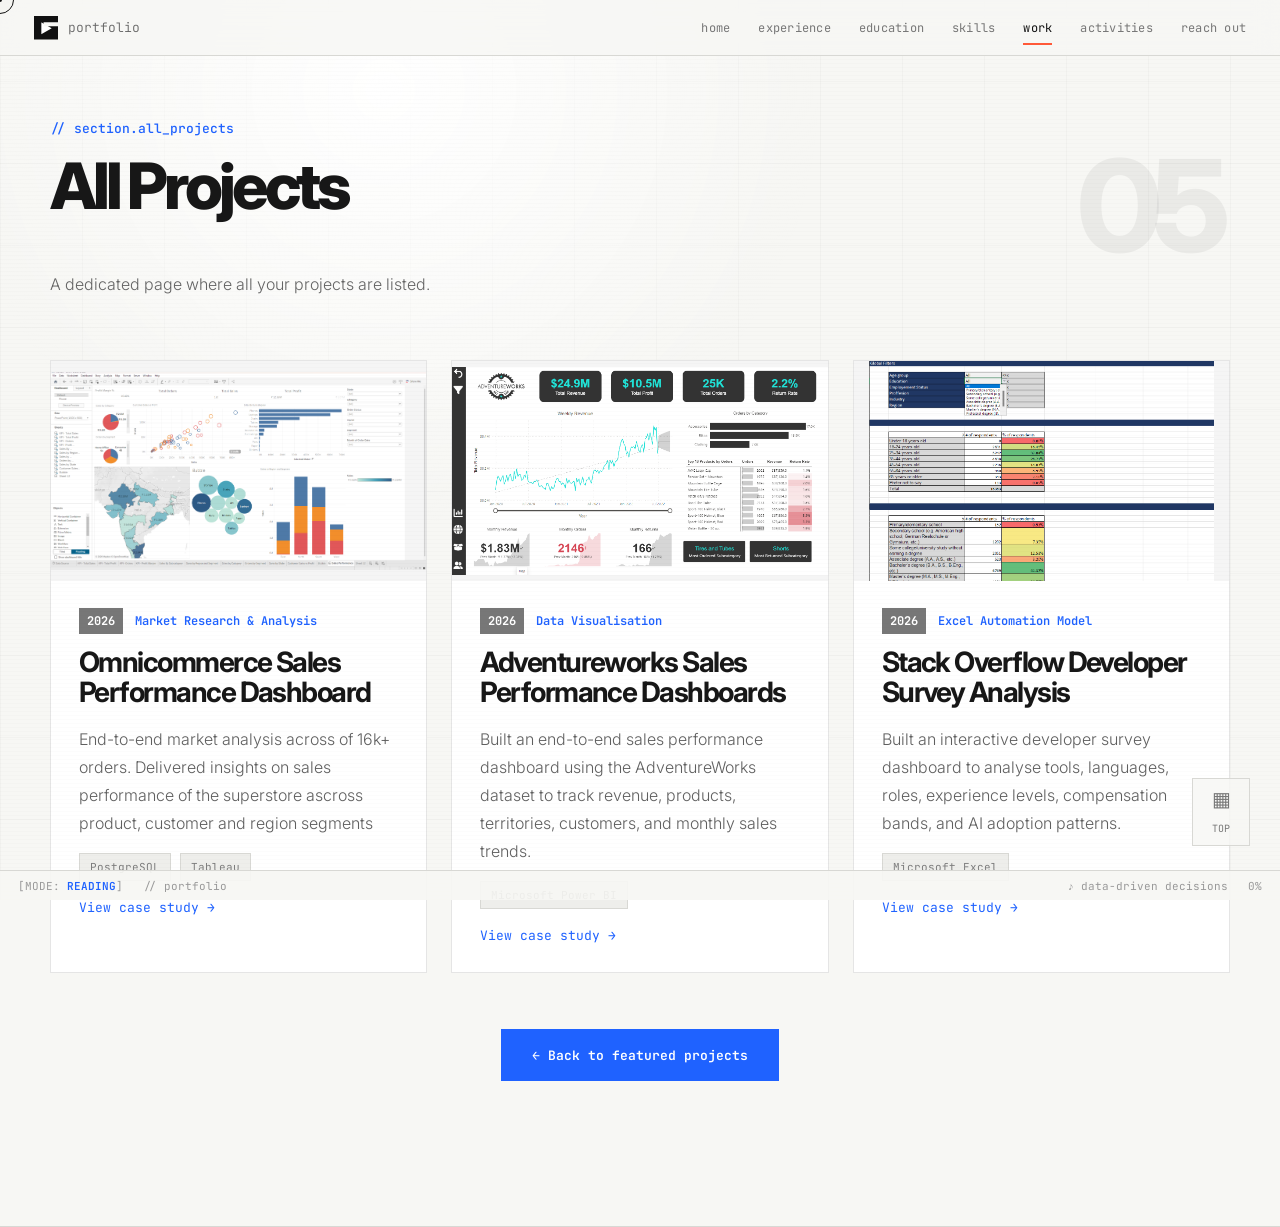
<file: projects.html>
<!DOCTYPE html>
<html lang="en">
<head>
  <meta charset="UTF-8" />
  <meta name="viewport" content="width=device-width, initial-scale=1.0" />
  <title>All Projects — Abhinav Dhiman</title>
  <link rel="preconnect" href="https://fonts.googleapis.com">
  <link rel="preconnect" href="https://fonts.gstatic.com" crossorigin>
  <link href="https://fonts.googleapis.com/css2?family=Inter:wght@300;400;500;600;700;800&family=JetBrains+Mono:wght@300;400;500;600;700&display=swap" rel="stylesheet">
  <link rel="stylesheet" href="styles.css" />
</head>
<body>
  <div class="cursor" aria-hidden="true"><span></span></div>
  <div class="scanlines" aria-hidden="true"></div>

  <header class="site-header" id="header">
    <a href="index.html#home" class="brand" aria-label="Abhinav Dhiman home">
      <span class="brand-mark">▶</span>
      <span>portfolio</span>
    </a>
    <nav class="nav" aria-label="Primary navigation">
      <a href="index.html#home">home</a>
      <a href="index.html#experience">experience</a>
      <a href="index.html#education">education</a>
      <a href="index.html#skills">skills</a>
      <a href="index.html#work" class="active">work</a>
      <a href="index.html#activities">activities</a>
      <a href="index.html#contact">reach out</a>
    </nav>
  </header>

  <main>
    <section class="section projects all-projects-page" id="all-projects">
      <div class="container">
        <div class="section-head reveal visible">
          <span class="section-number">05</span>
          <p class="eyebrow">// section.all_projects</p>
          <h2>All Projects</h2>
          <p class="lead">A dedicated page where all your projects are listed.</p>
        </div>

        <div class="project-grid">
          <article class="project-card reveal">
            <div class="visual"><img src="images/omnicommerce-exec.png" alt="Omnicommerce Sales Performance Dashboard"></div>
            <div class="project-info">
              <span class="year">2026</span><span class="role">Market Research & Analysis</span>
              <h3>Omnicommerce Sales Performance Dashboard</h3>
              <p>End-to-end market analysis across of 16k+ orders. Delivered insights on sales performance of the superstore ascross product, customer and region segments</p>
              <div class="tags"><span>PostgreSQL</span><span>Tableau</span></div>
              <a href="omnicommerce.html">View case study →</a>
            </div>
          </article>
          <article class="project-card reveal">
            <div class="visual"><img src="images/adventureworks-exec-dashboard.png"></div>
            <div class="project-info">
              <span class="year">2026</span><span class="role">Data Visualisation</span>
              <h3>Adventureworks Sales Performance Dashboards</h3>
              <p>Built an end-to-end sales performance dashboard using the AdventureWorks dataset to track revenue, products, territories, customers, and monthly sales trends.</p>
              <div class="tags"><span>Microsoft Power BI</span></div>
              <a href="adventureworks.html">View case study →</a>
            </div>
          </article>
          <article class="project-card reveal">
            <div class="visual"><img src="images/excel-model.png"></div>
            <div class="project-info">
              <span class="year">2026</span><span class="role">Excel Automation Model</span>
              <h3>Stack Overflow Developer Survey Analysis</h3>
              <p>Built an interactive developer survey dashboard to analyse tools, languages, roles, experience levels, compensation bands, and AI adoption patterns.</p>
              <div class="tags"><span>Microsoft Excel</span></div>
              <a href="stackoverflow.html">View case study →</a>
            </div>
          </article>
        </div>
        <div class="center reveal visible">
          <a class="btn primary" href="index.html#work">← Back to featured projects</a>
        </div>
      </div>
    </section>
  </main>

  <button class="top-btn" onclick="window.scrollTo({top:0,behavior:'smooth'})" aria-label="Back to top">▦<br><span>TOP</span></button>
  <div class="statusbar"><span>[MODE: <b>READING</b>]</span><span>// portfolio</span><span>♪ data-driven decisions</span><span id="progress">0%</span></div>
  <script src="script.js"></script>
</body>
</html>
</file>
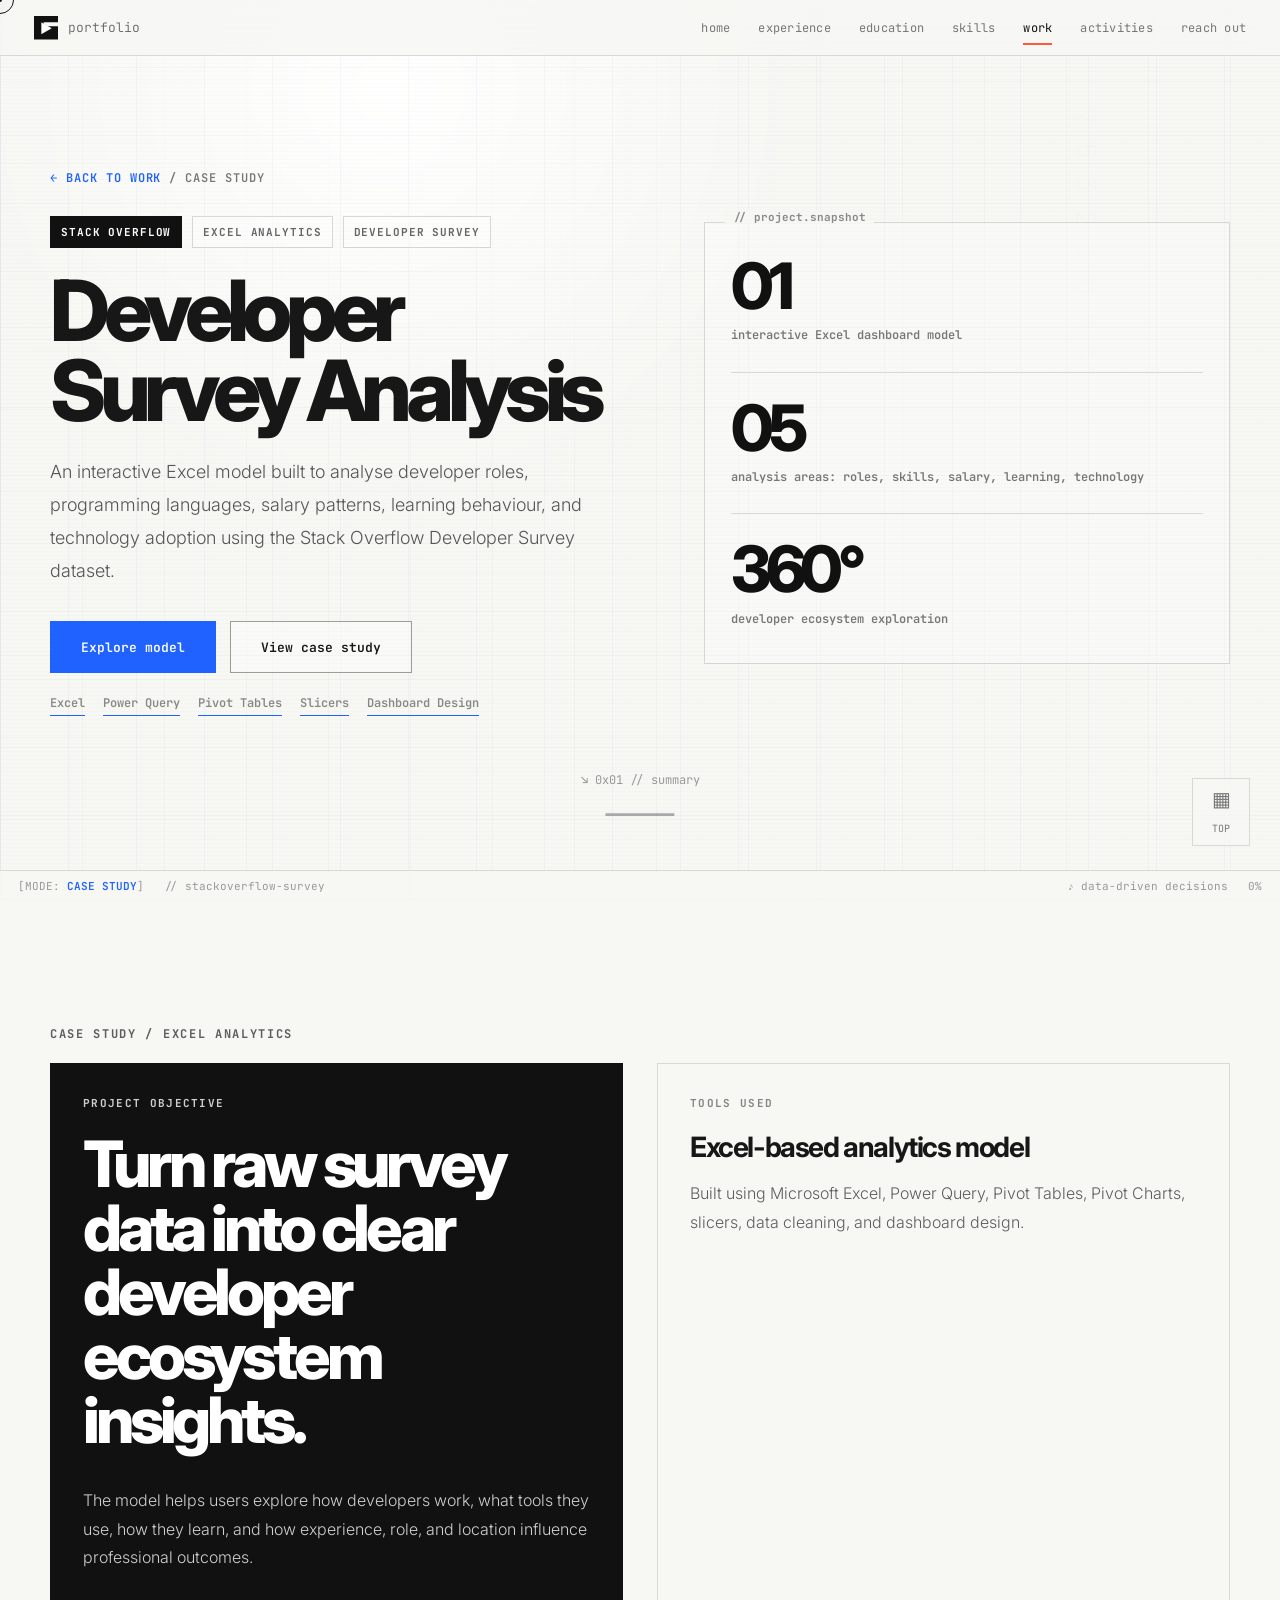
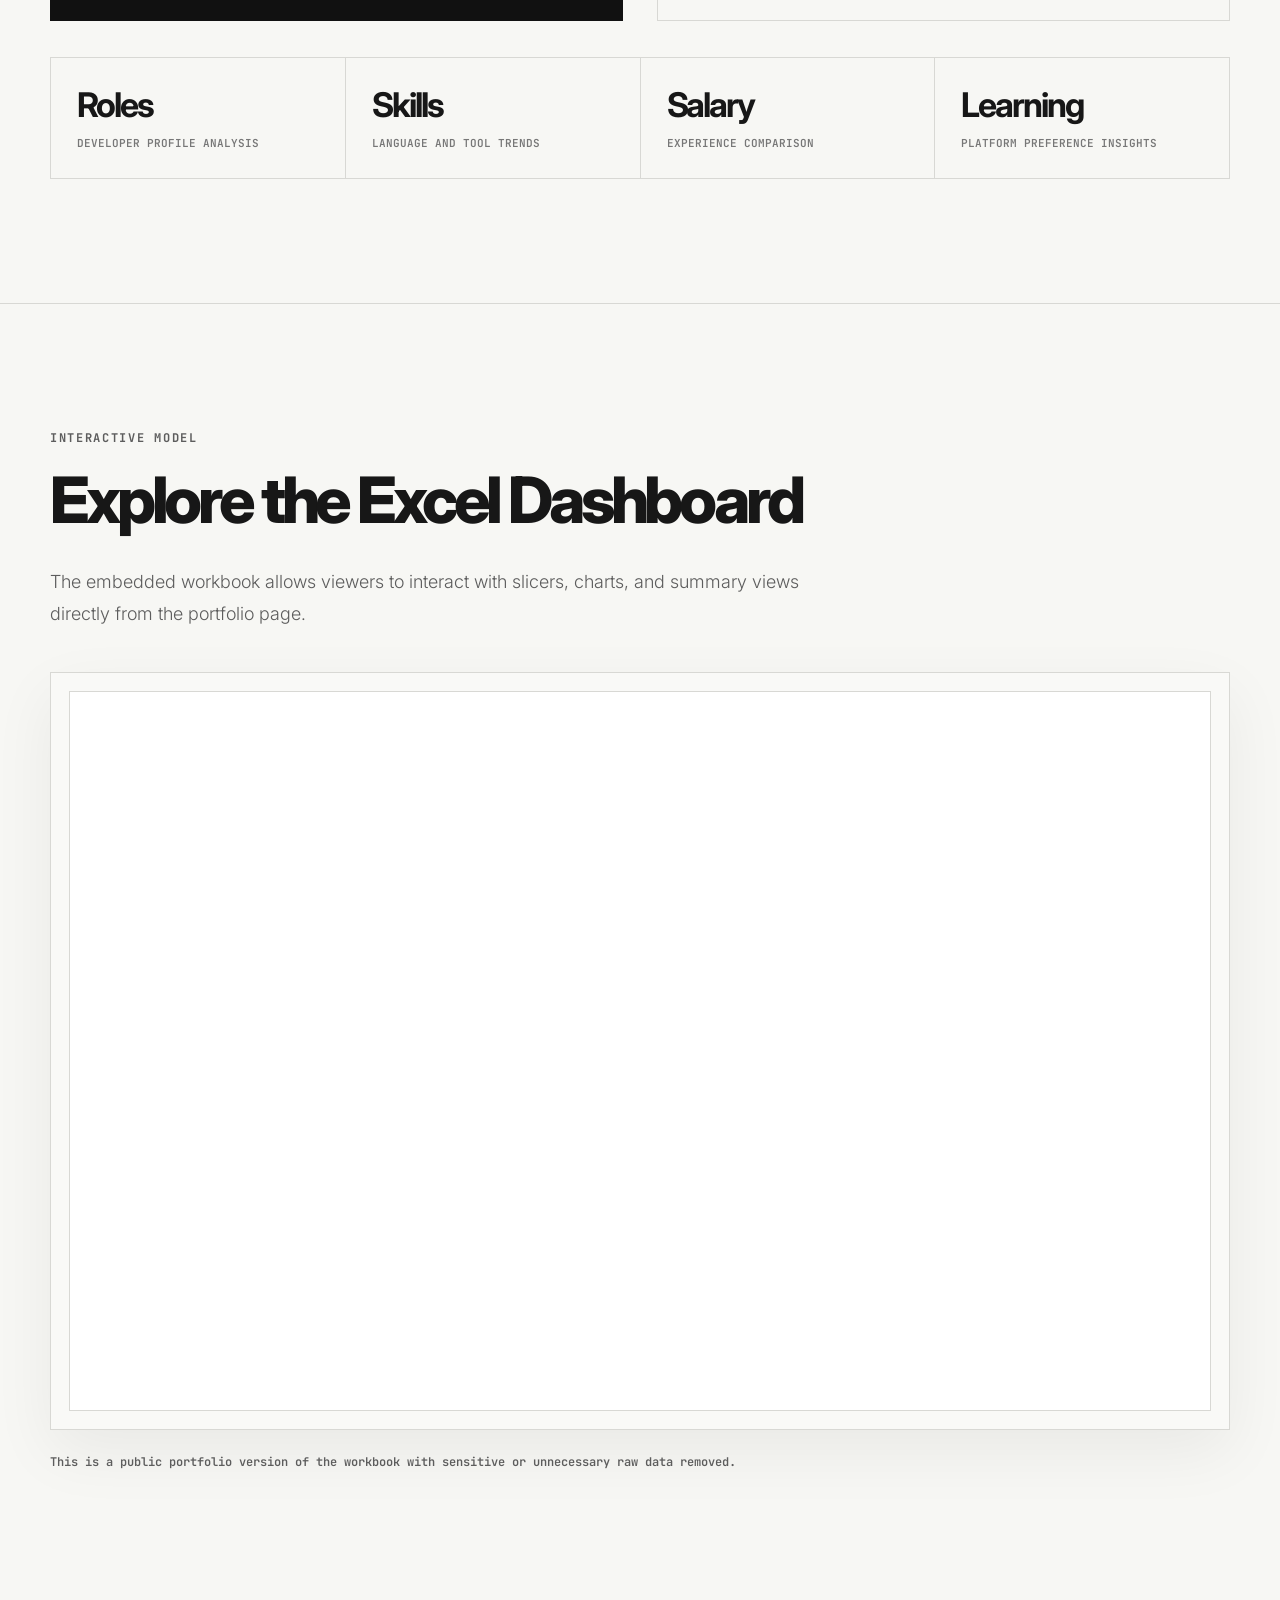
<file: stackoverflow.html>
<!DOCTYPE html>
<html lang="en">
<head>
  <meta charset="UTF-8" />
  <meta name="viewport" content="width=device-width, initial-scale=1.0" />
  <title>Stack Overflow Developer Survey Analysis — Abhinav Dhiman</title>

  <link rel="preconnect" href="https://fonts.googleapis.com">
  <link rel="preconnect" href="https://fonts.gstatic.com" crossorigin>
  <link href="https://fonts.googleapis.com/css2?family=Inter:wght@300;400;500;600;700;800&family=JetBrains+Mono:wght@300;400;500;600;700&display=swap" rel="stylesheet">

  <link rel="stylesheet" href="./styles.css" />
</head>

<body class="case-study-page">
  <div class="cursor" aria-hidden="true"><span></span></div>
  <div class="scanlines" aria-hidden="true"></div>

  <header class="site-header" id="header">
    <a href="index.html#home" class="brand" aria-label="Abhinav Dhiman home">
      <span class="brand-mark">▶</span>
      <span>portfolio</span>
    </a>

    <nav class="nav" aria-label="Primary navigation">
      <a href="index.html#home">home</a>
      <a href="index.html#experience">experience</a>
      <a href="index.html#education">education</a>
      <a href="index.html#skills">skills</a>
      <a href="index.html#work" class="active">work</a>
      <a href="index.html#activities">activities</a>
      <a href="index.html#contact">reach out</a>
    </nav>
  </header>

  <main>
    <section class="case-hero section" id="overview">
      <div class="matrix-bg" aria-hidden="true"></div>

      <div class="container case-hero-grid">
        <div class="reveal">
          <div class="crumb">
            <a href="index.html#work">← back to work</a> / case study
          </div>

          <div class="case-kicker">
            <span>Stack Overflow</span>
            <span>Excel Analytics</span>
            <span>Developer Survey</span>
          </div>

          <h1>Developer Survey Analysis</h1>

          <p class="case-subtitle">
            An interactive Excel model built to analyse developer roles, programming languages,
            salary patterns, learning behaviour, and technology adoption using the Stack Overflow
            Developer Survey dataset.
          </p>

          <div class="case-actions">
            <a class="btn primary" href="#excel-model">Explore model</a>
            <a class="btn secondary" href="#summary">View case study</a>
          </div>

          <div class="code-strip">
            <span>Excel</span>
            <span>Power Query</span>
            <span>Pivot Tables</span>
            <span>Slicers</span>
            <span>Dashboard Design</span>
          </div>
        </div>

        <aside class="case-side-panel reveal">
          <div class="case-metric-hero">
            <b>01</b>
            <span>interactive Excel dashboard model</span>
          </div>
          <div class="case-metric-hero">
            <b>05</b>
            <span>analysis areas: roles, skills, salary, learning, technology</span>
          </div>
          <div class="case-metric-hero">
            <b>360°</b>
            <span>developer ecosystem exploration</span>
          </div>
        </aside>
      </div>

      <a class="scroll-cue" href="#summary">↘ 0x01 // summary<span>────</span></a>
    </section>

    <section class="case-section" id="summary">
      <div class="container">
        <p class="slide-label reveal">case study / excel analytics</p>

        <div class="deck-grid">
          <article class="deck-card featured reveal">
            <span class="mini-label">project objective</span>
            <h2>Turn raw survey data into clear developer ecosystem insights.</h2>
            <p>
              The model helps users explore how developers work, what tools they use,
              how they learn, and how experience, role, and location influence
              professional outcomes.
            </p>
          </article>

          <article class="deck-card reveal">
            <span class="mini-label">tools used</span>
            <h3>Excel-based analytics model</h3>
            <p>
              Built using Microsoft Excel, Power Query, Pivot Tables, Pivot Charts,
              slicers, data cleaning, and dashboard design.
            </p>
          </article>
        </div>

        <div class="stat-grid reveal">
          <div class="stat-card">
            <b>Roles</b>
            <span>developer profile analysis</span>
          </div>
          <div class="stat-card">
            <b>Skills</b>
            <span>language and tool trends</span>
          </div>
          <div class="stat-card">
            <b>Salary</b>
            <span>experience comparison</span>
          </div>
          <div class="stat-card">
            <b>Learning</b>
            <span>platform preference insights</span>
          </div>
        </div>
      </div>
    </section>

    <section class="case-section" id="excel-model">
      <div class="container">
        <p class="slide-label reveal">interactive model</p>

        <h2 class="reveal">Explore the Excel Dashboard</h2>

        <p class="case-subtitle reveal">
          The embedded workbook allows viewers to interact with slicers, charts,
          and summary views directly from the portfolio page.
        </p>

        <div class="excel-embed-frame reveal">
          <iframe
        src="https://1drv.ms/x/c/860c7cae72e32374/IQRsQNVoeYzuTKPdEF4KPXHdAfo6-MxvNNGm8W9_fxwW-L8?em=2&AllowTyping=True&ActiveCell='Output%20%3E%3E'!L15&wdHideGridlines=True&wdHideHeaders=True&wdDownloadButton=True&wdInConfigurator=True&wdInConfigurator=True&edaebf=rslc0">
            width="100%"
            height="720"
            frameborder="0"
            scrolling="no">
          </iframe>
        </div>

        <p class="case-note reveal">
          This is a public portfolio version of the workbook with sensitive or unnecessary raw data removed.
        </p>
      </div>
    </section>
  </main>

  <button class="top-btn" onclick="window.scrollTo({top:0,behavior:'smooth'})" aria-label="Back to top">
    ▦<br><span>TOP</span>
  </button>

  <div class="statusbar">
    <span>[MODE: <b>CASE STUDY</b>]</span>
    <span>// stackoverflow-survey</span>
    <span>♪ data-driven decisions</span>
    <span id="progress">0%</span>
  </div>

  <script src="./script.js"></script>
</body>
</html>
</file>
<file: styles.css>
:root{
  --bg:#f7f7f4; --ink:#171717; --muted:#7c7c7c; --faint:#ababab; --line:#d8d8d4;
  --blue:#1f62ff; --orange:#ff5938; --green:#2fbf62; --panel:#efefeb;
  --mono:'JetBrains Mono','Courier New',monospace; --sans:'Inter',Arial,sans-serif;
}
*{box-sizing:border-box} html{scroll-behavior:smooth} body{margin:0;background:var(--bg);color:var(--ink);font-family:var(--sans);font-weight:300;overflow-x:hidden;cursor:none}
a,button{cursor:none} a{color:inherit;text-decoration:none}
body:before{content:"";position:fixed;inset:0;z-index:-4;pointer-events:none;background:radial-gradient(circle at 30% 10%,rgba(255,255,255,.96),transparent 36%),linear-gradient(90deg,rgba(0,0,0,.025) 1px,transparent 1px),linear-gradient(0deg,rgba(0,0,0,.018) 1px,transparent 1px);background-size:auto,82px 82px,82px 82px}.scanlines{position:fixed;inset:0;pointer-events:none;background:repeating-linear-gradient(0deg,rgba(0,0,0,.018),rgba(0,0,0,.018) 1px,transparent 1px,transparent 4px);opacity:.52;z-index:50;mix-blend-mode:multiply}.site-header{height:56px;position:fixed;inset:0 0 auto;z-index:70;display:flex;align-items:center;justify-content:space-between;padding:0 34px;background:rgba(247,247,244,.80);backdrop-filter:blur(12px);border-bottom:1px solid var(--line)}.brand{display:flex;align-items:center;gap:10px;font-family:var(--mono);font-size:13px;color:#666}.brand-mark{width:24px;height:24px;background:#111;color:#fff;display:grid;place-items:center;font:700 13px var(--sans);clip-path:polygon(0 0,100% 0,100% 28%,40% 28%,40% 45%,100% 45%,100% 100%,0 100%)}.nav{display:flex;gap:28px}.nav a{font:400 12px var(--mono);color:#777;letter-spacing:.02em;padding:22px 0;position:relative}.nav a:after{content:"";position:absolute;left:0;bottom:13px;width:0;height:2px;background:var(--orange);transition:.25s}.nav a:hover,.nav a.active{color:#111}.nav a:hover:after,.nav a.active:after{width:100%}.container{width:min(1180px,calc(100% - 56px));margin:0 auto}.section{position:relative;min-height:78vh;padding:145px 0;border-bottom:1px solid var(--line);overflow:hidden}.hero{min-height:100vh;display:flex;align-items:center}.hero-grid{display:grid;grid-template-columns:1fr .85fr;align-items:center;gap:96px}.eyebrow{font:500 13px var(--mono);color:#8d8d8d;margin:0 0 16px}.stats-line{font:500 13px var(--mono);color:#999;margin:0 0 22px}.stats-line span{color:var(--blue);text-decoration:underline;text-underline-offset:3px}.hero h1{font-size:clamp(58px,7vw,104px);line-height:.96;margin:0 0 22px;font-weight:800;letter-spacing:-.075em;text-shadow:0 8px 0 rgba(31,98,255,.13),1px 0 0 rgba(255,89,56,.25)}.hero h2{font:500 18px/1.5 var(--mono);color:#777;margin:0 0 26px}.lead{max-width:610px;color:#646464;line-height:1.85;font-size:16px}.hero-actions{display:flex;gap:14px;flex-wrap:wrap;margin-top:34px}.btn{height:52px;padding:0 30px;display:inline-flex;align-items:center;justify-content:center;border:1px solid #9d9d98;background:transparent;font:600 13px var(--mono);transition:.25s;position:relative;overflow:hidden}.btn:before{content:"";position:absolute;inset:0;background:rgba(31,98,255,.07);transform:translateX(-105%);transition:.25s}.btn:hover:before{transform:translateX(0)}.btn.primary{background:var(--blue);border-color:var(--blue);color:white}.btn.secondary{background:rgba(255,255,255,.35)}.btn.tertiary{border-color:transparent;color:var(--blue);padding-inline:18px}.btn:hover{transform:translateY(-2px);border-color:var(--blue);box-shadow:0 16px 38px rgba(0,0,0,.06)}.photo-frame{justify-self:center;width:min(430px,100%);border:1px solid rgba(0,0,0,.10);padding:28px;background:rgba(255,255,255,.18)}.photo-box{height:520px;background:linear-gradient(135deg,#e7e5df,#f6f5f1);display:grid;place-items:center;position:relative}.photo-box:before{content:"";position:absolute;inset:20%;background:radial-gradient(circle,rgba(31,98,255,.14),transparent 56%);filter:blur(24px)}.photo-box small,.photo-icon{position:relative;color:#8e8e8e;font-family:var(--mono)}.photo-icon{font-size:40px;opacity:.35}.photo-box small{position:absolute;top:50%;transform:translateY(32px)}.matrix-bg{position:absolute;inset:0;pointer-events:none;opacity:.26;background:linear-gradient(90deg,rgba(0,0,0,.02) 1px,transparent 1px),linear-gradient(0deg,rgba(0,0,0,.02) 1px,transparent 1px);background-size:70px 70px}.matrix-bg:after{content:"7 5 3 2 1 0 9 4";position:absolute;right:13%;top:12%;font:300 28px/2 var(--mono);white-space:pre;color:rgba(0,0,0,.04);writing-mode:vertical-rl}.scroll-cue{position:absolute;bottom:66px;left:50%;transform:translateX(-50%);font:12px var(--mono);color:#999;text-align:center}.scroll-cue span{display:block;font-size:28px;margin-top:8px;color:#aaa}.section-number{position:absolute;right:9%;top:105px;font-size:128px;font-weight:800;color:rgba(0,0,0,.052);letter-spacing:-.08em}.section h2{font-size:clamp(48px,5vw,72px);line-height:1.02;margin:0 0 52px;font-weight:800;letter-spacing:-.065em;text-shadow:0 7px 0 rgba(31,98,255,.09),1px 0 0 rgba(255,89,56,.18)}.section-head{position:relative;max-width:720px}.history-list{max-width:980px;margin:45px auto 0}.history-item{display:grid;grid-template-columns:210px 1fr;gap:48px;padding:34px 0;border-bottom:1px solid var(--line)}.history-date{font:12px var(--mono);color:#777}.history-date i{display:block;width:9px;height:9px;background:var(--blue);margin-top:24px}.history-copy h3{font-size:25px;margin:0 0 6px;font-weight:700;letter-spacing:-.04em}.meta{font-family:var(--mono)!important;color:#777!important;font-size:13px!important}.history-copy p{line-height:1.75;color:#555;margin:12px 0}.tags{display:flex;gap:9px;flex-wrap:wrap;margin-top:16px}.tags span{font:11px var(--mono);padding:6px 10px;border:1px solid var(--line);background:#eeeeeb;color:#7d7d7d}.education-grid{display:grid;grid-template-columns:repeat(4,1fr);gap:52px;margin-top:78px}.education-grid article small{font:12px var(--mono);color:#626262;border-bottom:3px solid var(--blue);padding-bottom:8px}.education-grid article:nth-child(2) small{border-color:var(--orange)}.education-grid article:nth-child(3) small{border-color:#222}.education-grid article:nth-child(4) small{border-color:#8b6dcb}.education-grid h3{font-size:22px;line-height:1.2;letter-spacing:-.04em;margin:34px 0 12px}.education-grid p,.education-grid span{display:block;color:#666;font-family:var(--mono);line-height:1.7}.skills-grid{display:grid;grid-template-columns:repeat(3,1fr);gap:76px;margin-top:58px}.skill-group h3{font:700 15px var(--mono);letter-spacing:.12em;text-transform:uppercase;color:#333;margin:0 0 30px}.skill-row{position:relative;padding:0 0 21px;margin:0 0 22px;border-bottom:1px solid #bdbdb8}.skill-row span{font-size:18px;font-weight:500;color:#303030}.skill-row b{float:right;color:#777;font:12px var(--mono)}.skill-row i{position:absolute;left:0;bottom:-1px;height:2px;width:var(--w);background:#555}.projects .project-grid{display:grid;grid-template-columns:repeat(3,1fr);gap:34px}.project-card{border:1px solid var(--line);background:rgba(247,247,244,.64);transition:.25s}.project-card:hover{border-color:var(--blue);transform:translateY(-6px);box-shadow:0 22px 60px rgba(0,0,0,.06)}.visual{height:250px;background:linear-gradient(135deg,#24374b,#11131a);display:grid;place-items:center;color:#878787;font:12px var(--mono);position:relative;overflow:hidden}.visual:after{content:"";position:absolute;inset:0;background:radial-gradient(circle at 18% 70%,rgba(31,98,255,.4),transparent 30%)}.project-info{padding:28px}.year{font:700 12px var(--mono);color:white;background:#777;padding:5px 8px;margin-right:12px}.role{font:600 12px var(--mono);color:var(--blue)}.project-info h3{font-size:28px;line-height:1.08;margin:18px 0 18px;letter-spacing:-.055em}.project-info p{color:#5f5f5f;line-height:1.75}.project-info a{display:inline-block;margin-top:18px;color:var(--blue);font:13px var(--mono)}.center{text-align:center;margin-top:56px}.beyond-grid{display:grid;grid-template-columns:repeat(4,1fr);gap:0;margin-top:74px}.beyond-grid article{padding:0 34px;border-left:1px solid var(--line);min-height:260px}.beyond-grid article:first-child{border-left:none}.beyond-grid i{display:block;width:14px;height:14px;margin-bottom:30px}.beyond-grid .blue{background:var(--blue);box-shadow:13px 0 0 var(--blue),0 13px 0 var(--blue),13px 13px 0 var(--blue)}.beyond-grid .orange{background:var(--orange)}.beyond-grid .black{background:#111}.beyond-grid h3{font-size:22px;line-height:1.2;letter-spacing:-.04em;margin:0 0 10px}.beyond-grid p{line-height:1.75;color:#555}.contact-layout{max-width:980px}.contact .section-number{top:105px}.availability{display:inline-block;margin:8px 0 34px;padding:12px 18px;border:1px solid rgba(47,191,98,.28);background:rgba(47,191,98,.06);color:#348b47;font:600 12px var(--mono)}.contact-lead{font-size:21px;line-height:1.65;color:#555;max-width:900px}.contact-form{display:grid;grid-template-columns:1fr 1fr;gap:28px 56px;margin-top:58px}.contact-form label{font:600 12px var(--mono);color:#666;text-transform:lowercase}.contact-form input,.contact-form textarea{display:block;width:100%;margin-top:14px;background:transparent;border:0;border-bottom:1px solid var(--line);padding:13px 0;font:400 16px var(--sans);outline:none;color:#111}.contact-form textarea{height:130px;resize:vertical}.contact-form .wide{grid-column:1/-1}.contact-form button{width:max-content;margin-top:25px}.contact-meta{display:grid;grid-template-columns:1fr 1fr 1fr;gap:60px;margin-top:90px;padding-top:40px;border-top:1px solid var(--line)}.contact-meta strong{display:block;font:700 12px var(--mono);letter-spacing:.1em;color:#777;margin-bottom:18px}.contact-meta a,.contact-meta span{display:block;line-height:1.45;color:#333;font-size:18px}.footer{position:relative;min-height:52vh;display:grid;place-items:center;overflow:hidden}.footer-bg{position:absolute;inset:0;background:linear-gradient(90deg,rgba(31,98,255,.14) 1px,transparent 1px),linear-gradient(0deg,rgba(31,98,255,.10) 1px,transparent 1px);background-size:120px 120px;opacity:.22}.footer-inner{position:relative;width:min(1180px,calc(100% - 56px));margin:0 auto}.footer h2{font-size:clamp(52px,8vw,118px);line-height:.95;margin:0;font-weight:800;letter-spacing:.02em;text-shadow:0 8px 0 rgba(31,98,255,.14),1px 0 0 rgba(255,89,56,.25)}.footer p,.footer small{font-family:var(--mono);color:#777}.footer-nav{display:flex;gap:38px;margin:34px 0 42px;flex-wrap:wrap}.footer-nav a{color:#666}.footer-nav a:hover{color:var(--blue)}.footer small{display:flex;justify-content:space-between}.footer small em{font-style:normal}.top-btn{position:fixed;right:30px;bottom:54px;width:58px;height:68px;border:1px solid var(--line);background:rgba(247,247,244,.82);font:20px var(--mono);color:#777;z-index:75}.top-btn span{font-size:10px}.top-btn:hover{border-color:var(--blue);color:var(--blue)}.statusbar{position:fixed;left:0;right:0;bottom:0;height:30px;background:rgba(247,247,244,.92);border-top:1px solid var(--line);z-index:80;display:flex;align-items:center;gap:20px;padding:0 18px;font:11px var(--mono);color:#999}.statusbar span:nth-child(3){margin-left:auto}.statusbar b{color:var(--blue);font-weight:600}.cursor{position:fixed;left:0;top:0;width:28px;height:28px;border:1px solid #111;border-radius:50%;z-index:100;pointer-events:none;transform:translate(-50%,-50%);transition:width .18s,height .18s,border-color .18s;background:rgba(247,247,244,.25);mix-blend-mode:multiply}.cursor span{position:absolute;left:50%;top:50%;width:4px;height:4px;background:#111;border-radius:50%;transform:translate(-50%,-50%)}.cursor.hover{width:58px;height:58px;border-color:var(--blue)}.cursor.hover span{background:var(--blue)}.reveal{opacity:0;transform:translateY(26px);transition:opacity .7s ease,transform .7s ease}.reveal.visible{opacity:1;transform:translateY(0)}
@media(max-width:980px){body{cursor:auto}a,button{cursor:pointer}.cursor,.statusbar{display:none}.site-header{padding:0 18px}.nav{gap:14px;overflow:auto}.nav a{font-size:10px;white-space:nowrap}.section{padding:110px 0}.hero-grid,.history-item,.skills-grid,.contact-form{grid-template-columns:1fr;gap:36px}.hero h1{font-size:58px}.photo-box{height:360px}.education-grid,.projects .project-grid,.beyond-grid{grid-template-columns:1fr}.beyond-grid article{border-left:none;border-top:1px solid var(--line);padding:28px 0}.section-number{font-size:82px;right:6%;top:82px}.contact-meta{grid-template-columns:1fr;gap:28px}.footer small{display:block}.footer h2{font-size:54px}.top-btn{display:none}}

/* User requested updates */
.nav-center{position:absolute;left:50%;top:50%;transform:translate(-50%,-50%);font:700 12px var(--mono);letter-spacing:.18em;color:#444;white-space:nowrap;text-transform:uppercase;pointer-events:none}.hero h1,.section h2,.footer h2{text-shadow:none!important}.three-actions{align-items:flex-start}.action-stack{display:flex;flex-direction:column;align-items:flex-start;gap:12px}.btn.tertiary.underlined{height:auto;padding:0 0 4px;border:0;border-bottom:2px solid var(--blue);color:var(--blue);background:transparent}.btn.tertiary.underlined:before{display:none}.btn.tertiary.underlined:hover{box-shadow:none;transform:translateY(-1px);border-color:var(--blue)}.contact>.section-number{right:9%;top:105px}.contact-layout .section-number{display:none}
@media(max-width:980px){.nav-center{display:none}.action-stack{width:100%}.action-stack .btn.primary{width:max-content}}

/* Contact link updates only */
.contact-meta .contact-link{
  color:#333;
  text-decoration:none;
  text-underline-offset:4px;
  transition:color .2s ease;
  overflow-wrap:anywhere;
}
.contact-meta .contact-link:hover,
.contact-meta .contact-link:focus-visible{
  color:var(--blue);
  text-decoration:underline;
}


/* Fix oversized section numbers so they sit to the right, not over content */
.section-head{position:relative;overflow:visible;}
.section-head .section-number{
  right:-450px;
  top:8px;
  z-index:0;
  pointer-events:none;
}
.section-head > *:not(.section-number){
  position:relative;
  z-index:1;
}
.section.contact{position:relative;}
.contact-layout .section-number{display:block;}
.section.contact .section-number{
  right:-8%;
  top:105px;
  z-index:0;
  pointer-events:none;
}
.contact-layout > *:not(.section-number){
  position:relative;
  z-index:1;
}
@media(max-width:980px){
  .section-head .section-number,
  .section.contact .section-number{
    right:6%;
    top:82px;
  }
}
 .eyebrow{
  color: var(--blue) !important;
 }

 li{
  margin-bottom: 5px;
 }

 .all-projects-page{
  padding-top:120px;
}
.all-projects-page .section-head{
  margin-bottom:60px;
}
.all-projects-page .project-grid{
  margin-top:20px;
}

.big-date{
    font-size:20px;
    font-weight:700;
}

.company-meta{
    display:flex;
    align-items:center;
    gap:10px;
    font-size:20px;
    font-weight:700;
}

.company-logo{
    width:36px;
    height:36px;
    object-fit:contain;
}

.profile-photo{
    width:100%;
    height:100%;
    object-fit:cover;
    border-radius:2px;
}
/* Case study deck pages */
.case-study-page .site-header .nav a[href="index.html#work"]{color:#111}
.case-hero{min-height:100vh;display:flex;align-items:center;padding-top:132px;overflow:hidden}
.case-hero:before{content:"";position:absolute;inset:0;z-index:-1;background:linear-gradient(90deg,rgba(31,98,255,.045) 1px,transparent 1px),linear-gradient(0deg,rgba(0,0,0,.018) 1px,transparent 1px);background-size:68px 68px}.case-hero-grid{display:grid;grid-template-columns:1.05fr .95fr;gap:72px;align-items:center}.crumb{font:600 12px var(--mono);letter-spacing:.08em;color:#777;text-transform:uppercase;margin-bottom:30px}.crumb a{color:var(--blue)}.case-kicker{display:flex;gap:10px;flex-wrap:wrap;margin-bottom:22px}.case-kicker span{font:700 11px var(--mono);letter-spacing:.08em;text-transform:uppercase;padding:8px 10px;border:1px solid var(--line);background:rgba(255,255,255,.36);color:#666}.case-kicker span:first-child{background:#111;color:#fff;border-color:#111}.case-hero h1{font-size:clamp(54px,6.6vw,96px);line-height:.95;margin:0 0 26px;font-weight:800;letter-spacing:-.075em}.case-subtitle{max-width:760px;color:#565656;line-height:1.82;font-size:18px;margin:0}.case-actions{display:flex;gap:14px;flex-wrap:wrap;margin-top:34px}.case-side-panel{border:1px solid var(--line);background:rgba(255,255,255,.28);padding:26px;position:relative}.case-side-panel:before{content:"// project.snapshot";position:absolute;top:-13px;left:20px;background:var(--bg);padding:0 8px;font:700 11px var(--mono);color:#8a8a8a}.case-metric-hero{padding:26px 0;border-bottom:1px solid var(--line)}.case-metric-hero:first-child{padding-top:8px}.case-metric-hero:last-child{border-bottom:0;padding-bottom:8px}.case-metric-hero b{display:block;font-size:clamp(38px,5vw,70px);line-height:.9;font-weight:800;letter-spacing:-.08em;color:#111}.case-metric-hero span{display:block;margin-top:12px;font:600 12px var(--mono);color:#777;line-height:1.6}.case-section{padding:124px 0;border-bottom:1px solid var(--line);position:relative;overflow:hidden}.case-section.compact{padding:90px 0}.slide-label{font:700 12px var(--mono);letter-spacing:.14em;text-transform:uppercase;color:#999;margin:0 0 18px}.case-section h2{font-size:clamp(42px,5vw,70px);line-height:1;margin:0 0 34px;font-weight:800;letter-spacing:-.065em}.case-section h3{font-size:28px;line-height:1.1;letter-spacing:-.05em;margin:0 0 16px}.case-section p{color:#5d5d5d;line-height:1.78}.deck-grid{display:grid;grid-template-columns:1fr 1fr;gap:34px;align-items:stretch}.deck-card{border:1px solid var(--line);background:rgba(247,247,244,.64);padding:32px;min-height:260px;position:relative}.deck-card.featured{background:#111;color:#fff;border-color:#111}.deck-card.featured p,.deck-card.featured .mini-label{color:#cfcfcf}.mini-label{display:block;font:700 11px var(--mono);letter-spacing:.12em;text-transform:uppercase;color:#858585;margin-bottom:22px}.deck-card ul{padding-left:18px;margin:16px 0 0;color:#5d5d5d;line-height:1.82}.deck-card.featured ul{color:#e6e6e6}.stat-grid{display:grid;grid-template-columns:repeat(4,1fr);gap:1px;border:1px solid var(--line);background:var(--line);margin-top:36px}.stat-card{background:var(--bg);padding:26px}.stat-card b{display:block;font-size:34px;letter-spacing:-.06em}.stat-card span{display:block;margin-top:10px;font:600 11px var(--mono);line-height:1.6;color:#777;text-transform:uppercase}.dashboard-frame{border:1px solid #222;background:#111;color:white;min-height:540px;padding:24px;position:relative;overflow:hidden}.dashboard-frame:before{content:"";position:absolute;inset:0;background:radial-gradient(circle at 20% 20%,rgba(31,98,255,.32),transparent 24%),radial-gradient(circle at 82% 70%,rgba(255,89,56,.22),transparent 28%);pointer-events:none}.dash-top{position:relative;display:flex;justify-content:space-between;align-items:flex-start;border-bottom:1px solid rgba(255,255,255,.16);padding-bottom:22px}.dash-top h3{margin:0;color:#fff}.dash-top span{font:600 11px var(--mono);color:#9c9c9c}.dash-kpis{position:relative;display:grid;grid-template-columns:repeat(3,1fr);gap:14px;margin:22px 0}.dash-kpis div{border:1px solid rgba(255,255,255,.14);background:rgba(255,255,255,.055);padding:18px}.dash-kpis b{display:block;font-size:32px;letter-spacing:-.06em}.dash-kpis small{display:block;font:600 10px var(--mono);letter-spacing:.08em;color:#9f9f9f;text-transform:uppercase;margin-top:8px}.dash-body{position:relative;display:grid;grid-template-columns:1.1fr .9fr;gap:18px}.chart-panel{border:1px solid rgba(255,255,255,.14);background:rgba(255,255,255,.055);padding:20px;min-height:260px}.bars{height:190px;display:flex;align-items:end;gap:12px;margin-top:22px}.bars i{display:block;flex:1;background:linear-gradient(180deg,rgba(31,98,255,.95),rgba(31,98,255,.28));min-height:28px}.bars i:nth-child(2n){background:linear-gradient(180deg,rgba(255,89,56,.9),rgba(255,89,56,.2))}.chart-title{font:700 11px var(--mono);color:#aaa;letter-spacing:.1em;text-transform:uppercase}.donut{width:178px;height:178px;border-radius:50%;margin:26px auto 18px;background:conic-gradient(var(--blue) 0 44%,var(--orange) 44% 67%,#777 67% 84%,#333 84% 100%);position:relative}.donut:after{content:"";position:absolute;inset:36px;border-radius:50%;background:#111;border:1px solid rgba(255,255,255,.12)}.legend{display:grid;gap:10px}.legend span{font:500 11px var(--mono);color:#bcbcbc}.legend i{display:inline-block;width:9px;height:9px;background:var(--blue);margin-right:8px}.legend span:nth-child(2) i{background:var(--orange)}.legend span:nth-child(3) i{background:#777}.process-grid{display:grid;grid-template-columns:repeat(5,1fr);gap:0;margin-top:50px;border:1px solid var(--line)}.process-step{padding:28px;border-right:1px solid var(--line);background:rgba(255,255,255,.20);min-height:250px}.process-step:last-child{border-right:0}.process-step small{font:700 12px var(--mono);color:var(--blue)}.process-step h3{font-size:22px;margin-top:34px}.insight-grid{display:grid;grid-template-columns:repeat(3,1fr);gap:26px;margin-top:42px}.insight-card{border:1px solid var(--line);padding:28px;background:rgba(255,255,255,.18);min-height:280px}.insight-card .num{display:inline-grid;place-items:center;width:40px;height:40px;background:#111;color:#fff;font:700 12px var(--mono);margin-bottom:26px}.insight-card p{margin-bottom:0}.recommendation-list{display:grid;gap:18px;margin-top:36px}.recommendation-item{display:grid;grid-template-columns:190px 1fr;gap:24px;border-top:1px solid var(--line);padding-top:24px}.recommendation-item strong{font:700 12px var(--mono);letter-spacing:.08em;text-transform:uppercase;color:var(--blue)}.next-project{display:flex;justify-content:space-between;gap:20px;align-items:center;border:1px solid var(--line);padding:34px;background:rgba(255,255,255,.2)}.next-project h2{font-size:clamp(34px,4vw,58px);margin:0 0 10px}.code-strip{font:600 12px var(--mono);color:#888;display:flex;gap:18px;flex-wrap:wrap;margin-top:22px}.code-strip span{border-bottom:1px solid var(--blue);padding-bottom:4px}.case-note{font:600 12px var(--mono);color:#888;margin-top:22px;line-height:1.7}.two-col-copy{display:grid;grid-template-columns:.75fr 1.25fr;gap:54px}.question-list{display:grid;gap:12px;margin-top:22px}.question-list li{list-style:none;border-left:3px solid var(--blue);padding:10px 0 10px 18px;color:#555;line-height:1.7}.case-footer{position:relative;min-height:42vh;display:grid;place-items:center;text-align:center}.case-footer h2{font-size:clamp(44px,7vw,92px);letter-spacing:-.07em;line-height:.95;margin:0 0 20px}.case-footer p{font-family:var(--mono);color:#777}.survey-grid{display:grid;grid-template-columns:1.1fr .9fr;gap:18px;position:relative}.survey-grid .chart-panel{min-height:220px}.language-cloud{display:flex;gap:10px;flex-wrap:wrap;margin-top:28px}.language-cloud span{font:700 12px var(--mono);border:1px solid rgba(255,255,255,.16);padding:10px 12px;color:#dfdfdf;background:rgba(255,255,255,.05)}.rank-list{display:grid;gap:12px;margin-top:24px}.rank-list div{display:grid;grid-template-columns:28px 1fr auto;gap:10px;align-items:center;font:600 12px var(--mono);color:#ddd}.rank-list i{height:6px;background:var(--blue);display:block}.rank-list div:nth-child(2) i{background:var(--orange)}.rank-list div:nth-child(3) i{background:#777}.rank-list div:nth-child(4) i{background:#555}@media(max-width:980px){.case-hero-grid,.deck-grid,.dash-body,.process-grid,.insight-grid,.stat-grid,.two-col-copy,.survey-grid{grid-template-columns:1fr}.case-hero{padding-top:110px}.case-hero h1{font-size:52px}.case-side-panel{margin-top:20px}.process-step{border-right:0;border-bottom:1px solid var(--line)}.process-step:last-child{border-bottom:0}.recommendation-item{grid-template-columns:1fr}.next-project{display:block}.dashboard-frame{min-height:auto}.dash-kpis{grid-template-columns:1fr}.case-actions .btn{width:100%}.case-section{padding:92px 0}.stat-card b{font-size:28px}}

/* Main page only: Beyond Work section refresh */
#activities.beyond .beyond-grid {
  display: grid;
  grid-template-columns: repeat(3, minmax(0, 1fr));
  gap: 26px;
  margin-top: 74px;
}

#activities.beyond .beyond-grid .activity-card {
  min-height: 170px;
  padding: 30px 26px;
  border: 1px solid var(--line);
  background: rgba(255, 255, 255, 0.30);
  display: flex;
  flex-direction: column;
  justify-content: flex-start;
  align-items: flex-start;
  transition: 0.25s;
}

#activities.beyond .beyond-grid .activity-card:hover {
  transform: translateY(-4px);
  border-color: var(--blue);
  box-shadow: 0 18px 40px rgba(0, 0, 0, 0.05);
}

#activities.beyond .beyond-grid .activity-icon {
  display: grid;
  place-items: center;
  width: 52px;
  height: 52px;
  margin-bottom: 22px;
  border: 1px solid var(--line);
  background: #f1f1ed;
  font-size: 24px;
  line-height: 1;
}

#activities.beyond .beyond-grid h3 {
  margin: 0;
  font-size: 28px;
  line-height: 1.15;
  letter-spacing: -0.04em;
}

@media (max-width: 980px) {
  #activities.beyond .beyond-grid {
    grid-template-columns: repeat(2, minmax(0, 1fr));
    gap: 18px;
  }

  #activities.beyond .beyond-grid .activity-card {
    min-height: 150px;
    padding: 24px 20px;
  }
}

@media (max-width: 640px) {
  #activities.beyond .beyond-grid {
    grid-template-columns: 1fr;
  }
}

/* Fix Beyond Work section: 3 columns x 2 rows */
#activities.beyond .beyond-grid {
  display: grid !important;
  grid-template-columns: repeat(3, 1fr) !important;
  gap: 34px !important;
  margin-top: 70px !important;
}

/* Reset old vertical-line layout */
#activities.beyond .beyond-grid article {
  border-left: 0 !important;
  border-top: 0 !important;
  min-height: auto !important;
}

/* Activity card */
#activities.beyond .activity-card {
  height: 190px;
  padding: 34px 32px;
  border: 1px solid var(--line) !important;
  background: rgba(255, 255, 255, 0.36);
  display: flex;
  flex-direction: column;
  justify-content: center;
  align-items: flex-start;
  transition: 0.25s ease;
}

#activities.beyond .activity-card:hover {
  transform: translateY(-5px);
  border-color: var(--blue) !important;
  box-shadow: 0 22px 55px rgba(0, 0, 0, 0.06);
}

/* Bigger logos/icons */
#activities.beyond .activity-icon {
  display: flex;
  align-items: center;
  justify-content: center;
  width: 68px;
  height: 68px;
  margin-bottom: 22px;
  border: 1px solid var(--line);
  background: #f1f1ed;
  font-size: 34px;
  line-height: 1;
}

/* Heading */
#activities.beyond .activity-card h3 {
  margin: 0;
  font-size: 30px;
  line-height: 1.1;
  font-weight: 800;
  letter-spacing: -0.05em;
}

/* Remove descriptions if any old text is still present */
#activities.beyond .activity-card p,
#activities.beyond .activity-card .meta {
  display: none !important;
}

/* Tablet */
@media (max-width: 980px) {
  #activities.beyond .beyond-grid {
    grid-template-columns: repeat(2, 1fr) !important;
  }
}

/* Mobile */
@media (max-width: 640px) {
  #activities.beyond .beyond-grid {
    grid-template-columns: 1fr !important;
  }

  #activities.beyond .activity-card {
    height: 160px;
  }
}

/* New Beyond Work layout — 3 columns x 2 rows */
#activities .activity-grid-v2 {
  width: 100%;
  max-width: 980px;
  display: grid;
  grid-template-columns: repeat(3, 1fr);
  gap: 28px;
  margin-top: 72px;
}

/* Card */
#activities .activity-card-v2 {
  min-height: 185px;
  padding: 34px 30px;
  border: 1px solid var(--line);
  background: rgba(255, 255, 255, 0.42);
  display: flex;
  flex-direction: column;
  justify-content: center;
  align-items: flex-start;
  transition: 0.25s ease;
}

#activities .activity-card-v2:hover {
  transform: translateY(-5px);
  border-color: var(--blue);
  box-shadow: 0 20px 50px rgba(0, 0, 0, 0.06);
}

/* Bigger icons */
#activities .activity-icon-v2 {
  width: 76px;
  height: 76px;
  margin-bottom: 24px;
  border: 1px solid var(--line);
  background: #f1f1ed;
  display: flex;
  align-items: center;
  justify-content: center;
  font-size: 38px;
  line-height: 1;
}

/* Heading */
#activities .activity-card-v2 h3 {
  margin: 0;
  font-size: 28px;
  line-height: 1.12;
  font-weight: 800;
  letter-spacing: -0.05em;
}

/* Tablet */
@media (max-width: 980px) {
  #activities .activity-grid-v2 {
    grid-template-columns: repeat(2, 1fr);
  }
}

/* Mobile */
@media (max-width: 640px) {
  #activities .activity-grid-v2 {
    grid-template-columns: 1fr;
  }

  #activities .activity-card-v2 {
    min-height: 160px;
  }
}

/* AdventureWorks Power BI case page additions — designed to sit on top of the existing portfolio CSS */
.case-study-page .nav a[href="index.html#work"]{color:#111}
.aw-hero-preview{
  border:1px solid var(--line);
  background:rgba(255,255,255,.28);
  padding:24px;
  position:relative;
  box-shadow:0 24px 70px rgba(0,0,0,.045);
}
.aw-hero-preview:before{
  content:"// powerbi.report.preview";
  position:absolute;
  top:-13px;
  left:20px;
  background:var(--bg);
  padding:0 8px;
  font:700 11px var(--mono);
  letter-spacing:.08em;
  color:#888;
}
.aw-screen{
  border:1px solid #1f1f1f;
  background:#111;
  overflow:hidden;
}
.aw-screen-bar{
  height:32px;
  display:flex;
  align-items:center;
  justify-content:space-between;
  padding:0 12px;
  background:#171717;
  border-bottom:1px solid rgba(255,255,255,.10);
  color:#aaa;
  font:600 10px var(--mono);
  letter-spacing:.08em;
  text-transform:uppercase;
}
.aw-dots{display:flex;gap:7px;align-items:center}
.aw-dots i{width:8px;height:8px;border-radius:50%;display:block;background:#747474}
.aw-dots i:nth-child(2){background:#999}.aw-dots i:nth-child(3){background:#20ddd8}
.aw-screen img{display:block;width:100%;aspect-ratio:16/9;object-fit:cover;object-position:top left;background:#fff}
.aw-preview-metrics{display:grid;grid-template-columns:repeat(4,1fr);gap:1px;border:1px solid var(--line);background:var(--line);margin-top:18px}
.aw-preview-metrics div{background:var(--bg);padding:16px 12px;min-height:94px}
.aw-preview-metrics b{display:block;color:#111;font-size:28px;line-height:1;letter-spacing:-.06em;font-weight:800}
.aw-preview-metrics span{display:block;margin-top:8px;font:700 10px/1.5 var(--mono);color:#777;text-transform:uppercase}
.aw-image-showcase{
  border:1px solid var(--line);
  background:rgba(255,255,255,.22);
  padding:22px;
  position:relative;
}
.aw-image-showcase.featured{padding:28px;background:rgba(255,255,255,.30)}
.aw-image-wrap{border:1px solid #1d1d1d;background:#111;overflow:hidden;position:relative}
.aw-image-wrap img{display:block;width:100%;height:auto;background:#fff}
.aw-image-wrap:after{
  content:"dashboard screenshot";
  position:absolute;
  right:12px;
  bottom:12px;
  padding:7px 9px;
  background:#111;
  color:#fff;
  font:700 10px var(--mono);
  letter-spacing:.08em;
  text-transform:uppercase;
  opacity:.86;
}
.aw-shot-caption{display:flex;align-items:flex-start;justify-content:space-between;gap:24px;padding-top:18px}
.aw-shot-caption h3{margin:0 0 8px}
.aw-shot-caption p{margin:0;color:#606060;line-height:1.75}
.aw-badge{font:700 11px var(--mono);color:#fff;background:#777;padding:7px 9px;white-space:nowrap;text-transform:uppercase}
.aw-badge.blue{background:var(--blue)}.aw-badge.black{background:#111}.aw-badge.orange{background:var(--orange)}
.aw-page-grid{display:grid;grid-template-columns:repeat(2,1fr);gap:28px;margin-top:34px}
.aw-page-card{border:1px solid var(--line);background:rgba(255,255,255,.22);padding:18px;transition:.25s ease}
.aw-page-card:hover{transform:translateY(-5px);border-color:var(--blue);box-shadow:0 20px 55px rgba(0,0,0,.06)}
.aw-page-card .aw-image-wrap img{aspect-ratio:16/9;object-fit:cover;object-position:top left}
.aw-page-card .aw-shot-caption{display:block;padding-top:16px}
.aw-page-card .aw-shot-caption p{font-size:14px}
.aw-metric-strip{display:grid;grid-template-columns:repeat(5,1fr);gap:1px;border:1px solid var(--line);background:var(--line);margin-top:36px}
.aw-metric-strip div{background:var(--bg);padding:24px 18px}
.aw-metric-strip b{display:block;font-size:30px;line-height:1;letter-spacing:-.06em}.aw-metric-strip span{display:block;margin-top:10px;font:700 10px/1.55 var(--mono);color:#777;text-transform:uppercase}
.aw-model-list{border:1px solid var(--line);background:rgba(255,255,255,.20)}
.aw-model-row{display:grid;grid-template-columns:210px 1fr;gap:24px;padding:20px 22px;border-bottom:1px solid var(--line)}
.aw-model-row:last-child{border-bottom:0}.aw-model-row b{font:800 13px var(--mono);letter-spacing:.08em;text-transform:uppercase;color:#111}.aw-model-row span{color:#666;line-height:1.65}
.aw-link-card{display:grid;grid-template-columns:1fr auto;gap:24px;align-items:center;border:1px solid var(--line);background:#111;color:#fff;padding:34px;margin-top:34px}
.aw-link-card h2{color:#fff;margin-bottom:8px}.aw-link-card p{color:#cfcfcf;margin:0}.aw-link-card .btn.secondary{color:#fff;border-color:rgba(255,255,255,.35);background:rgba(255,255,255,.04)}
.aw-small-note{font:600 12px var(--mono);color:#888;margin-top:16px;line-height:1.7}
@media(max-width:980px){
  .aw-preview-metrics,.aw-metric-strip,.aw-page-grid{grid-template-columns:1fr}
  .aw-shot-caption,.aw-link-card,.aw-model-row{display:block}
  .aw-shot-caption .aw-badge{display:inline-block;margin-top:14px}
  .aw-model-row b{display:block;margin-bottom:8px}
  .aw-hero-preview{padding:16px}
}

.excel-embed-frame {
  width: 100%;
  margin-top: 42px;
  border: 1px solid var(--line);
  background: rgba(255, 255, 255, 0.32);
  padding: 18px;
  box-shadow: 0 22px 60px rgba(0, 0, 0, 0.06);
  overflow: hidden;
}

.excel-embed-frame iframe {
  display: block;
  width: 100%;
  min-height: 720px;
  border: 1px solid var(--line);
  background: #fff;
}

@media (max-width: 980px) {
  .excel-embed-frame {
    padding: 10px;
  }

  .excel-embed-frame iframe {
    min-height: 620px;
  }
}

/* Final fix for project cards and images */
.projects .project-grid {
  display: grid !important;
  grid-template-columns: repeat(3, minmax(0, 1fr)) !important;
  gap: 24px !important;
  align-items: stretch;
  width: 100%;
  max-width: 100%;
  overflow: hidden;
}

.projects .project-card {
  width: 100%;
  max-width: 100%;
  min-width: 0;
  overflow: hidden;
  border: 1px solid #e5e5e5;
  background: #fff;
}

.projects .visual {
  width: 100%;
  max-width: 100%;
  height: 220px;
  overflow: hidden;
  background: #111827;
  display: flex;
  align-items: center;
  justify-content: center;
  position: relative;
}

.projects .visual img {
  display: block;
  width: 100%;
  max-width: 100%;
  height: 100%;
  object-fit: contain;
  object-position: center;
  background: #f5f5f5;
}

/* Prevent text/image from forcing grid wider */
.projects .project-card,
.projects .project-card * {
  min-width: 0;
}

.projects .project-info h3,
.projects .project-info p {
  overflow-wrap: break-word;
}

/* Tablet */
@media (max-width: 992px) {
  .projects .project-grid {
    grid-template-columns: repeat(2, minmax(0, 1fr)) !important;
  }
}

/* Mobile */
@media (max-width: 600px) {
  .projects .project-grid {
    grid-template-columns: 1fr !important;
  }
}

.projects .visual::after {
  display: none !important;
}

/* Remove blue haze/glow from project visuals */
.projects .project-card .visual,
.project-card .visual,
.visual {
  background: #111 !important;
  background-image: none !important;
}

.projects .project-card .visual::after,
.projects .project-card .visual:after,
.project-card .visual::after,
.project-card .visual:after,
.visual::after,
.visual:after {
  content: none !important;
  display: none !important;
  background: none !important;
  background-image: none !important;
  opacity: 0 !important;
}
</file>
